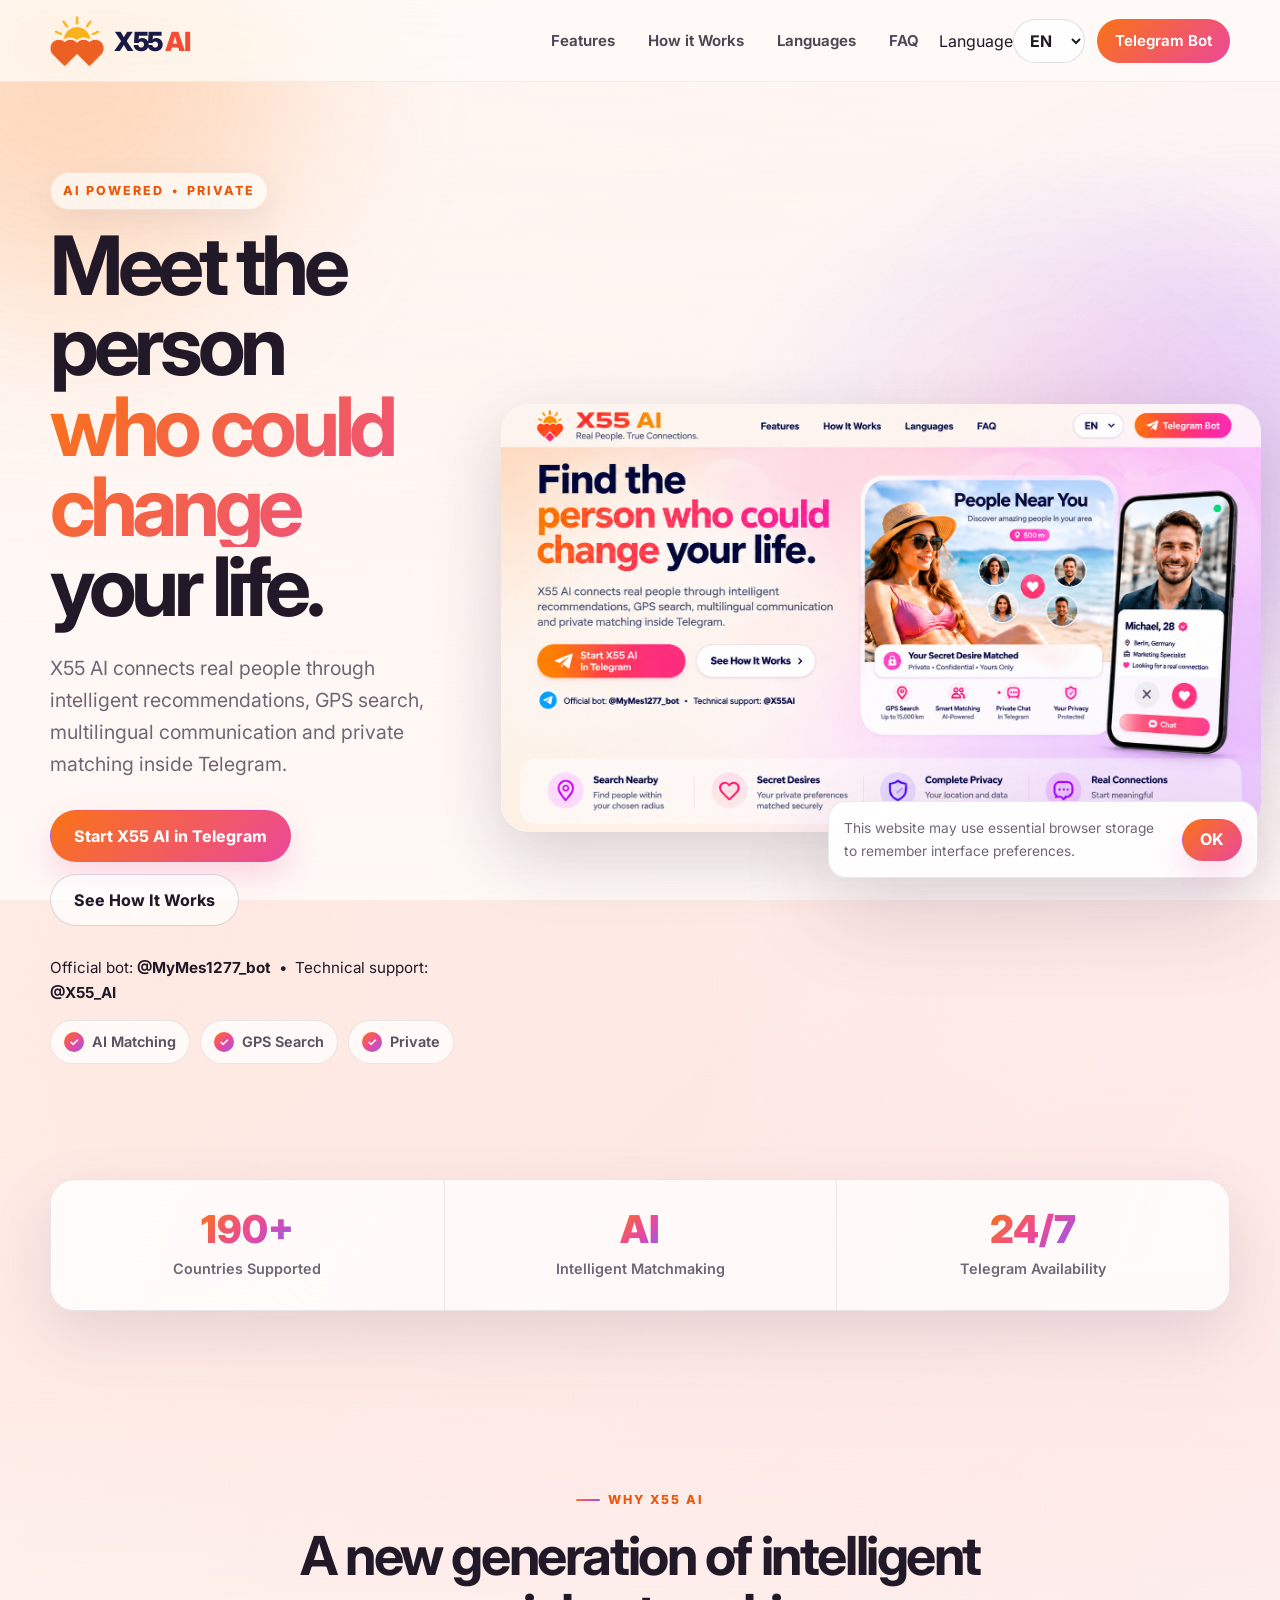
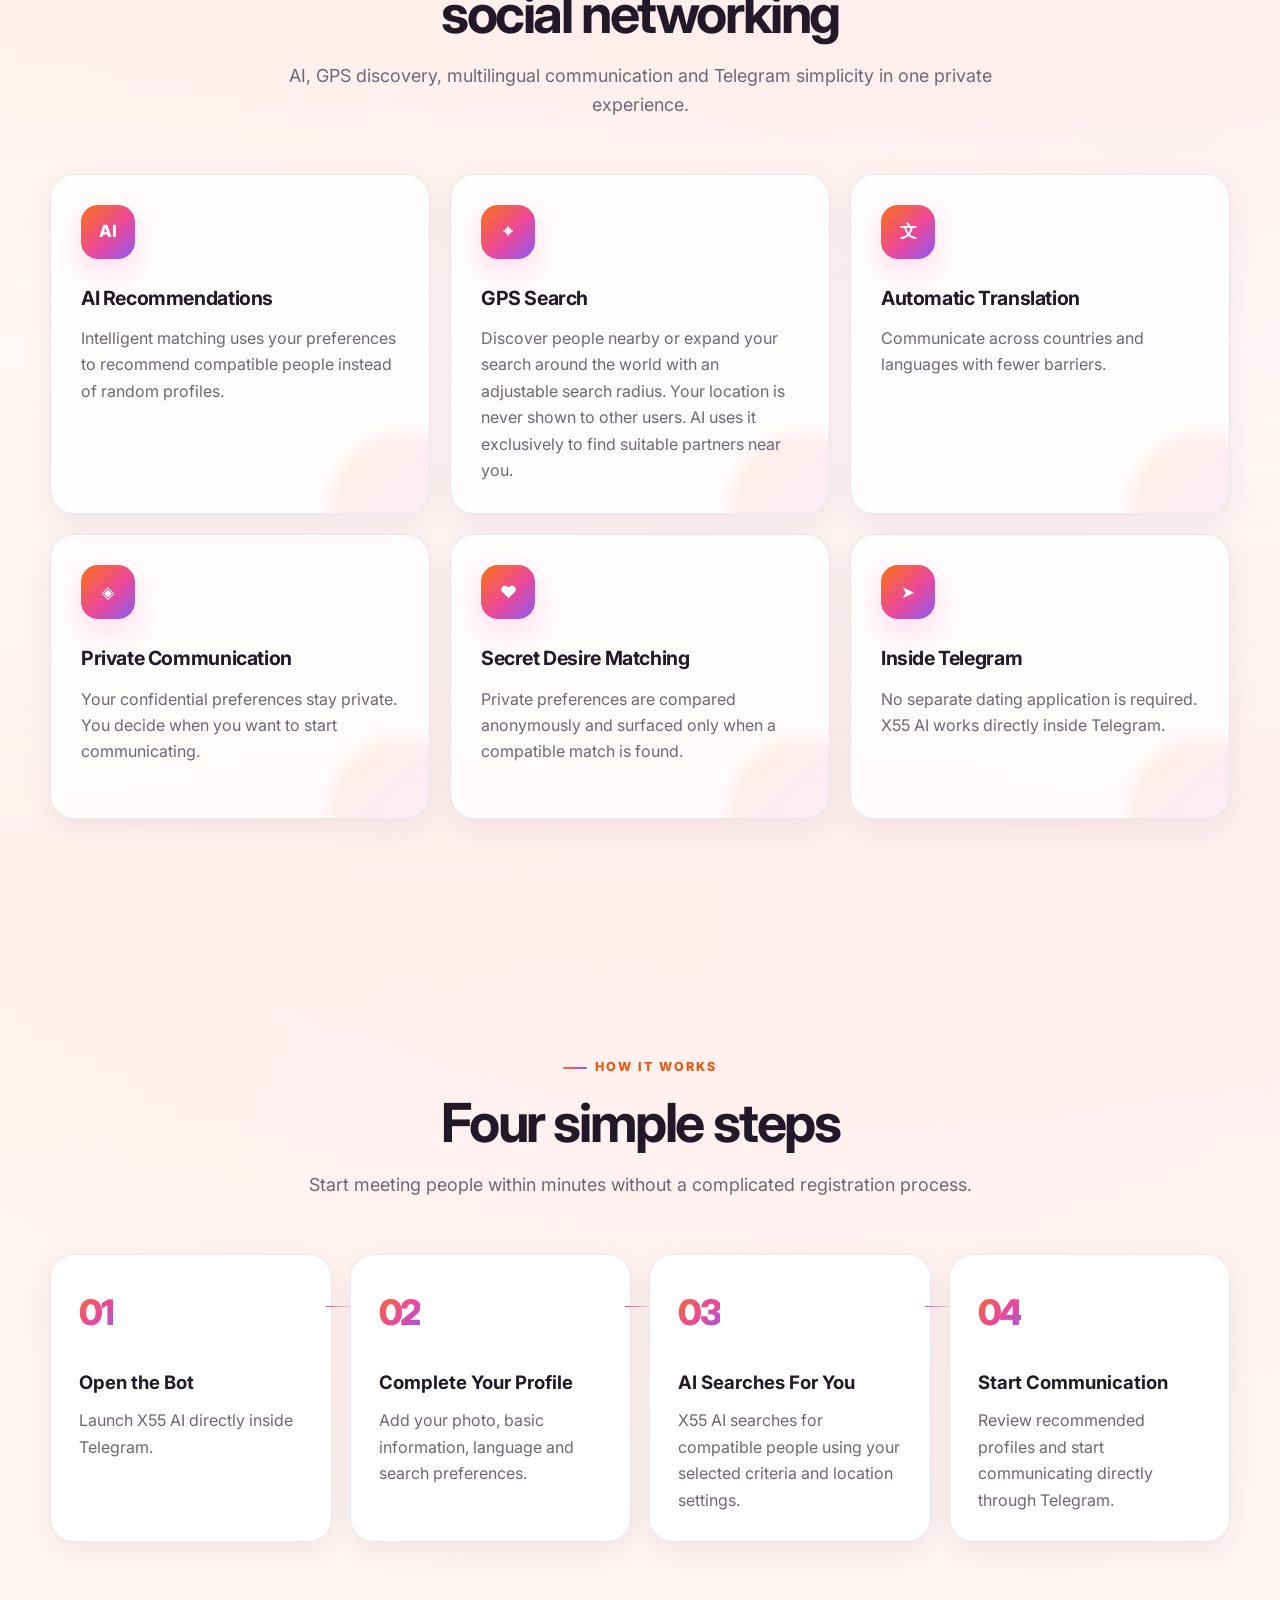
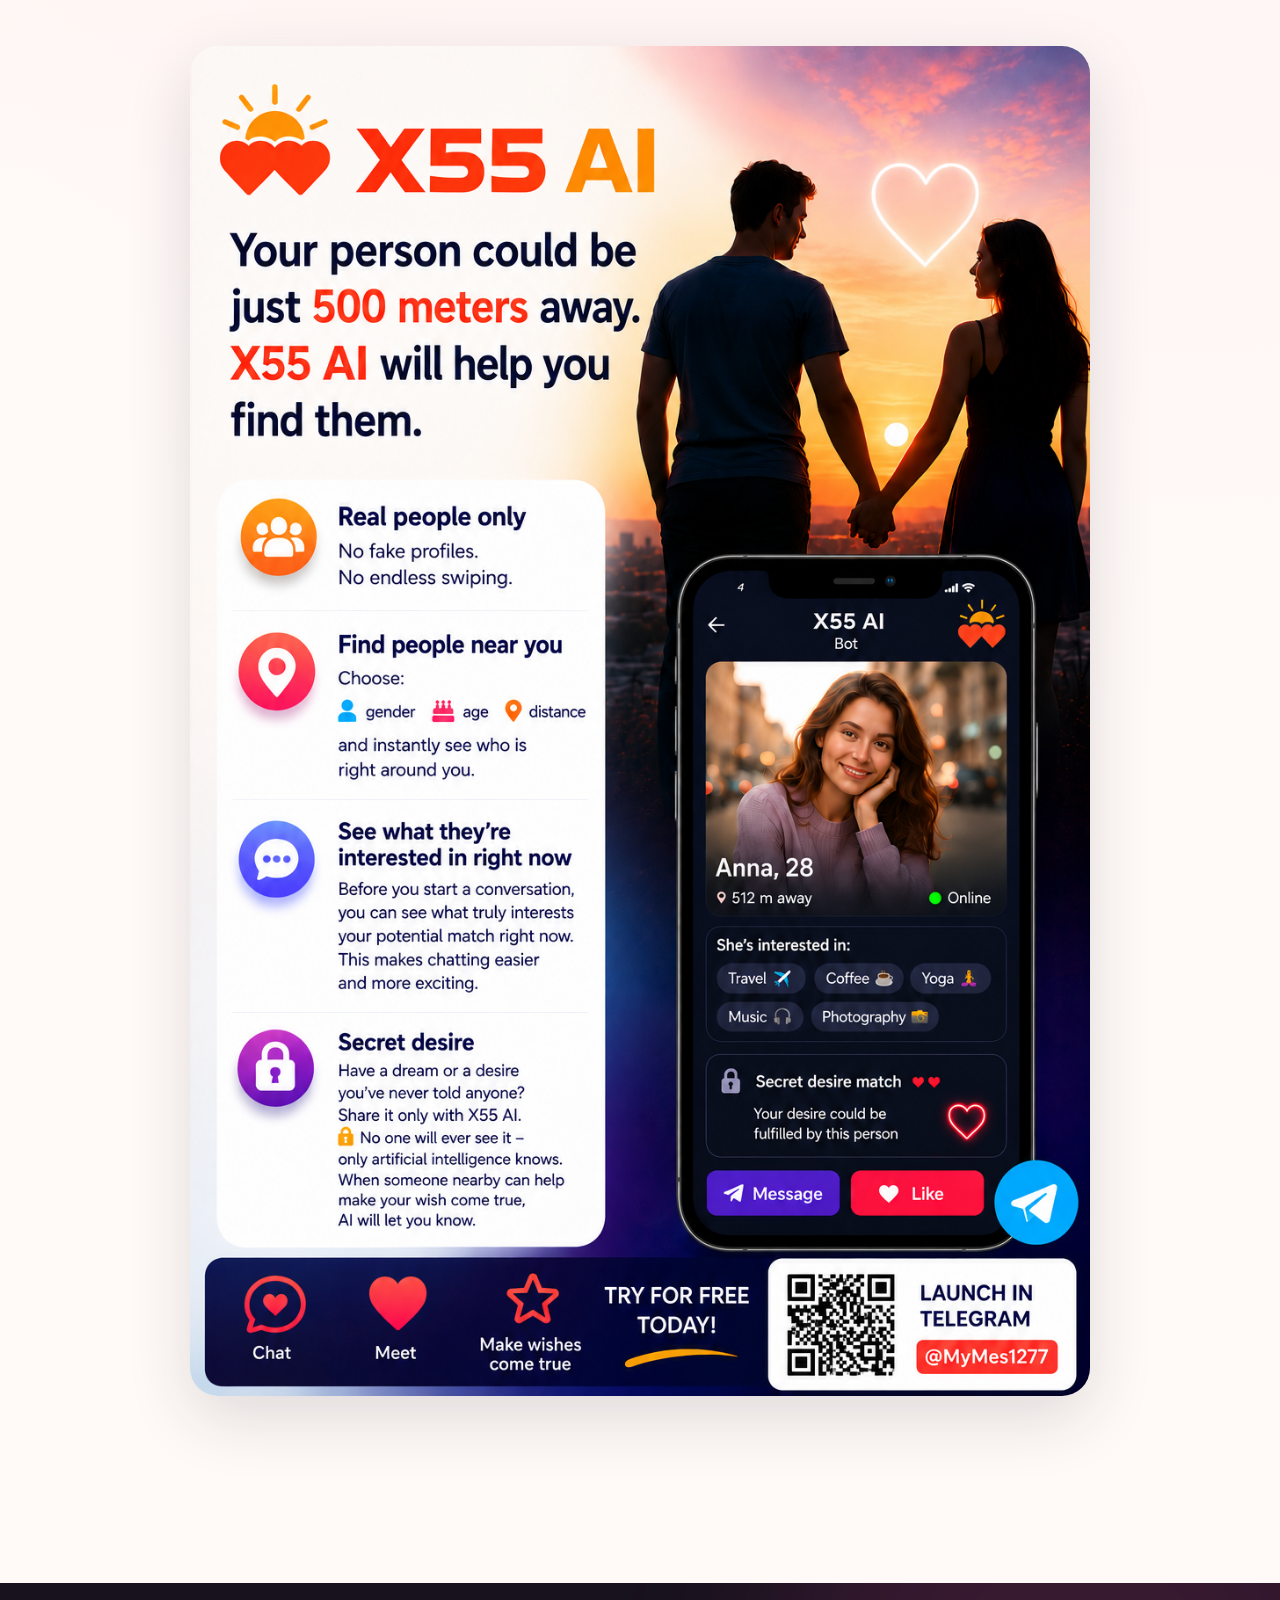
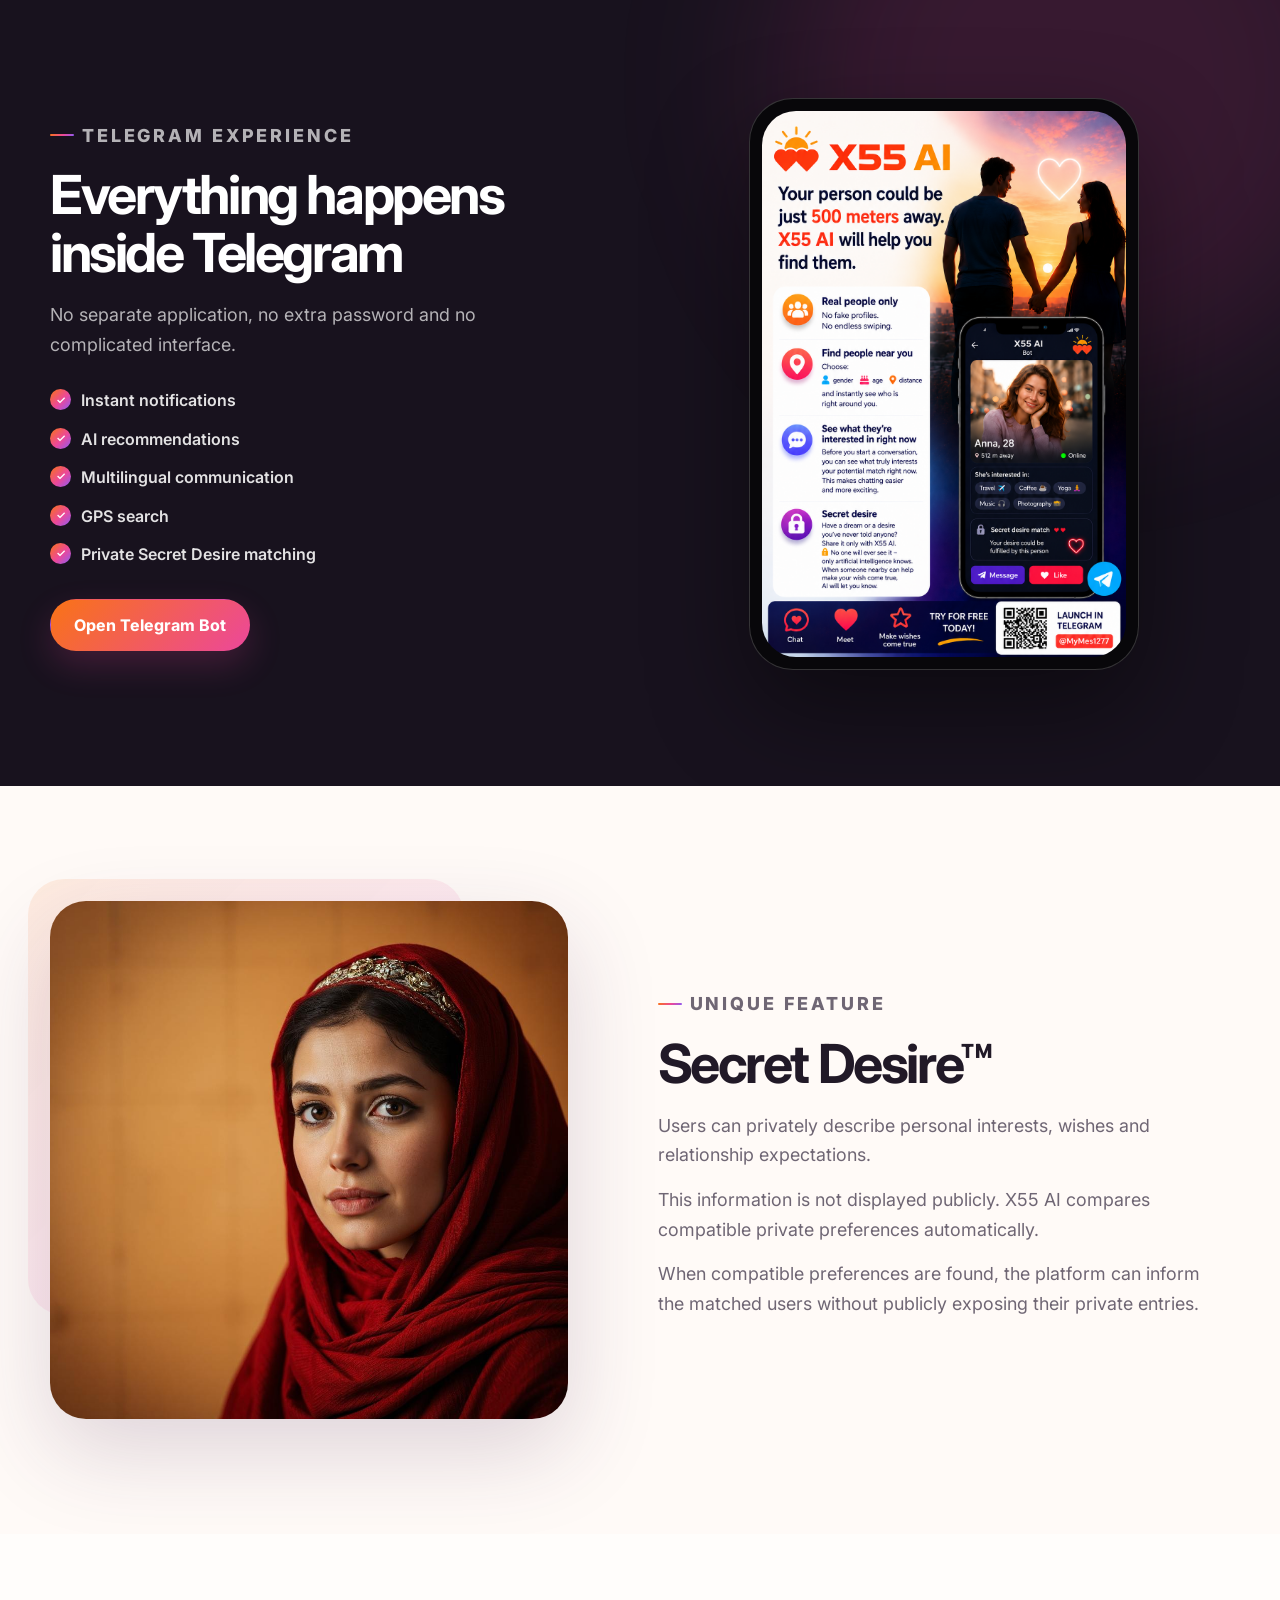
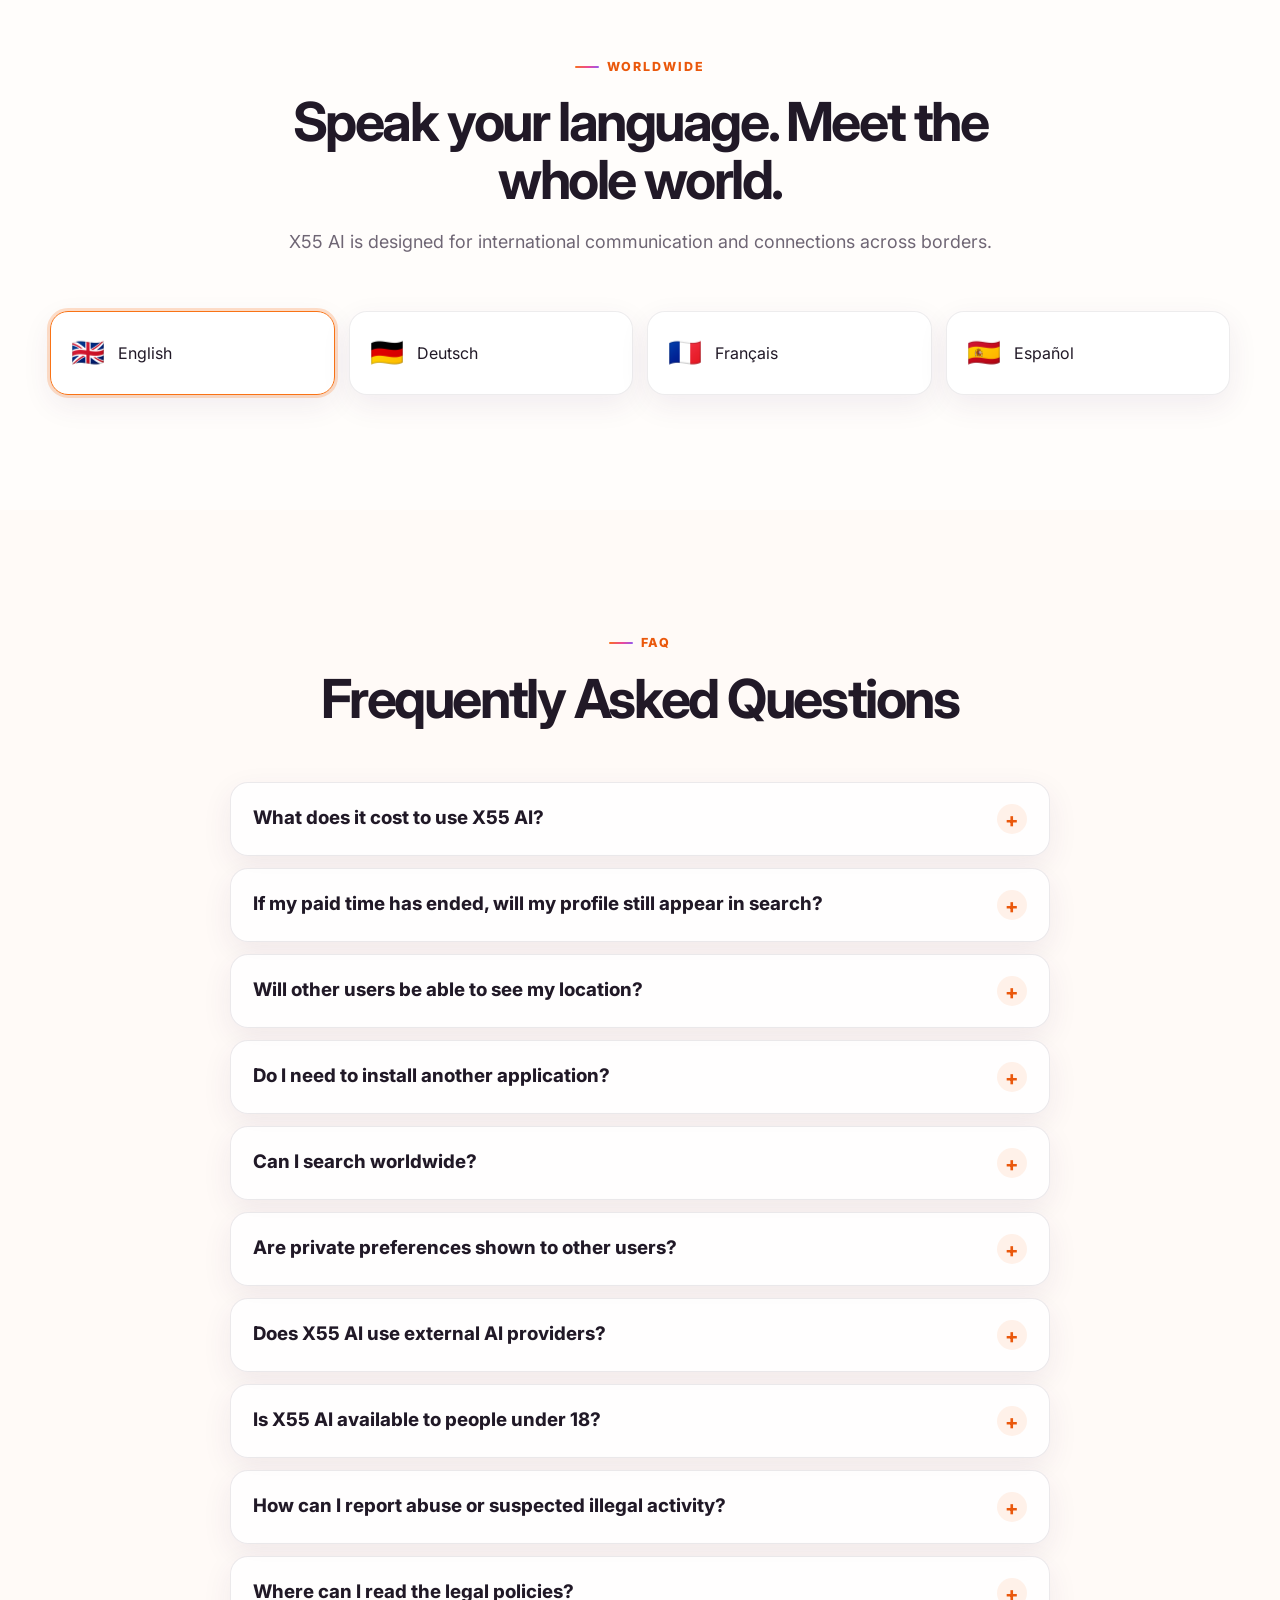
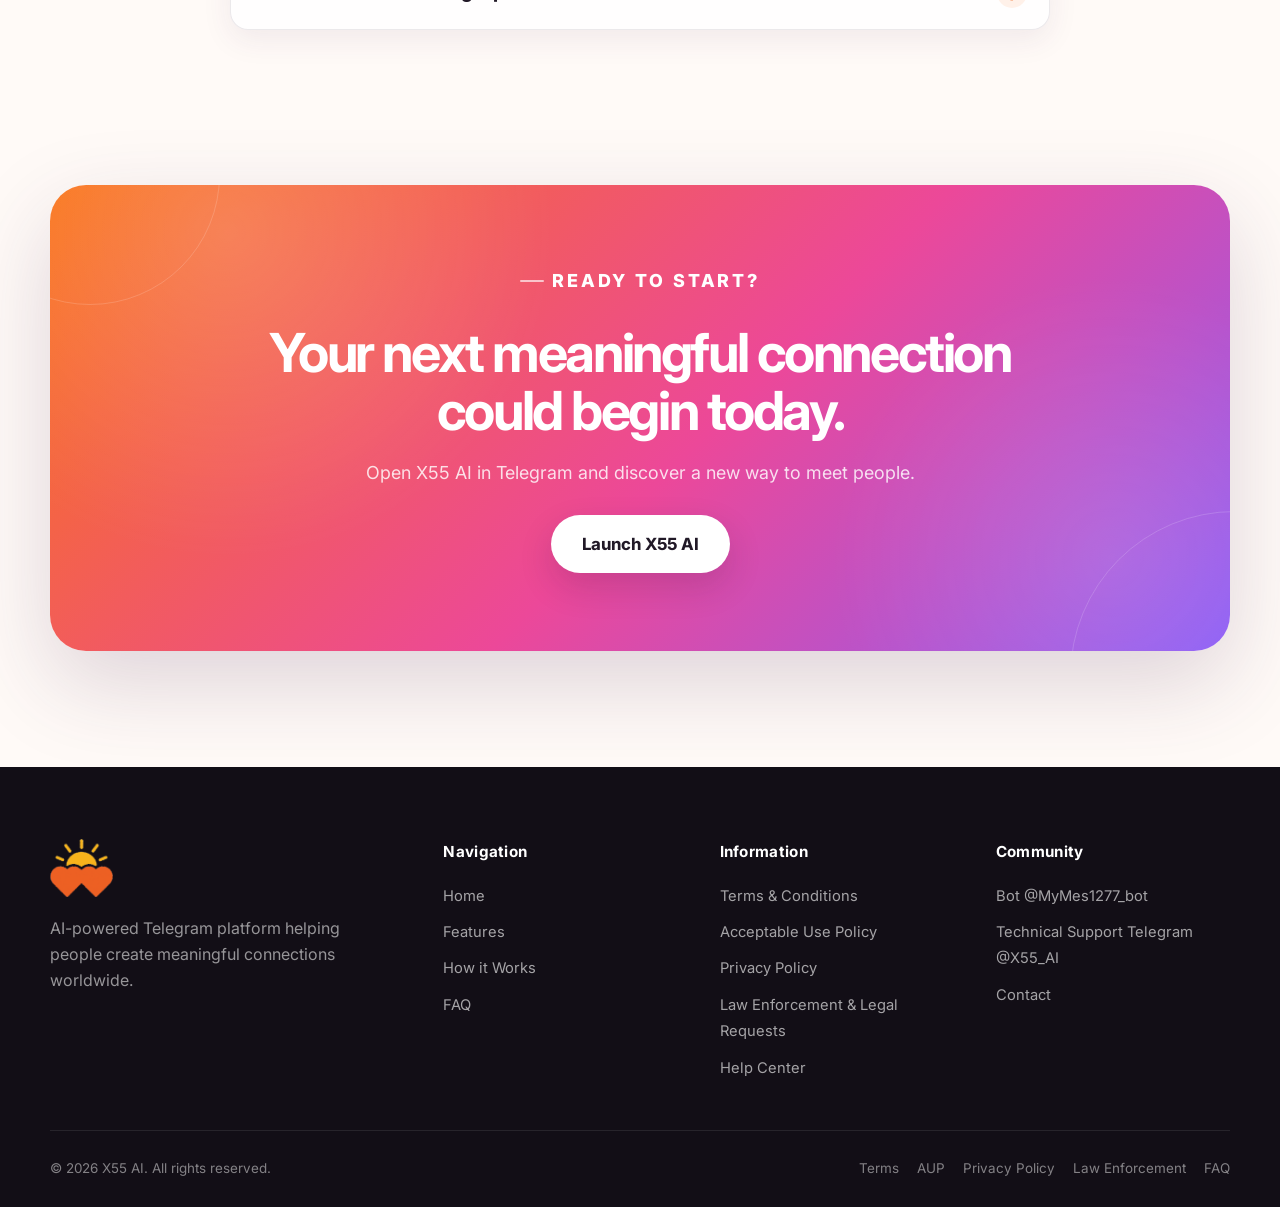
<file: index.html>
<!doctype html>
<html lang="en">
<head>
  <meta charset="utf-8">
  <meta name="viewport" content="width=device-width, initial-scale=1">
  <meta name="color-scheme" content="light">
  <meta name="theme-color" content="#f97316">

  <title>X55 AI | AI-Powered Telegram Dating</title>
  <meta name="description" content="X55 AI is an AI-powered Telegram platform for meaningful connections, GPS discovery, multilingual communication and private matching.">
  <meta name="robots" content="index,follow,max-image-preview:large">
  <meta name="author" content="X55 AI">

  <link rel="icon" href="favicon.ico" sizes="any">
  <link rel="preconnect" href="https://fonts.googleapis.com">
  <link rel="preconnect" href="https://fonts.gstatic.com" crossorigin>
  <link href="https://fonts.googleapis.com/css2?family=Inter:wght@400;500;600;700;800&display=swap" rel="stylesheet">

  <meta property="og:type" content="website">
  <meta property="og:site_name" content="X55 AI">
  <meta property="og:title" content="X55 AI | Meet Real People with AI">
  <meta property="og:description" content="AI-powered matching, GPS discovery and multilingual communication directly inside Telegram.">
  <meta property="og:image" content="assets/hero/og-image.jpg">
  <meta property="og:image:alt" content="X55 AI">
  <meta name="twitter:card" content="summary_large_image">
  <meta name="twitter:title" content="X55 AI">
  <meta name="twitter:description" content="AI-powered Telegram platform for meaningful connections.">
  <meta name="twitter:image" content="assets/hero/og-image.jpg">

  <link rel="stylesheet" href="css/style.css">
  <link rel="stylesheet" href="css/animations.css">
  <link rel="stylesheet" href="css/responsive.css">
</head>

<body>
  <a class="skip-link" href="#main-content">Skip to content</a>

  <div class="background-gradient" aria-hidden="true"></div>
  <div class="background-glow glow-one" aria-hidden="true"></div>
  <div class="background-glow glow-two" aria-hidden="true"></div>

  <header id="header" class="site-header">
    <div class="container">
      <nav class="navbar" aria-label="Main navigation">
        <a class="logo" href="#hero" aria-label="X55 AI home">
          <img src="assets/logo/logo.png" alt="X55 AI" width="54" height="50">
          <span class="logo-wordmark">X55 <span>AI</span></span>
        </a>

        <ul class="desktop-menu">
          <li><a href="#features">Features</a></li>
          <li><a href="#how">How it Works</a></li>
          <li><a href="#languages">Languages</a></li>
          <li><a href="#faq">FAQ</a></li>
          <li class="language-switcher-item">
            <label class="sr-only" for="languageSelect">Language</label>
            <select id="languageSelect" class="language-select" aria-label="Select language">
              <option value="en">EN</option>
              <option value="de">DE</option>
              <option value="fr">FR</option>
              <option value="es">ES</option>
            </select>
          </li>
          <li>
            <a class="telegram-link" href="https://t.me/MyMes1277_bot" target="_blank" rel="noopener noreferrer" aria-label="Open @MyMes1277_bot in Telegram">
              Telegram Bot
            </a>
          </li>
        </ul>

        <button class="mobile-button" id="mobileButton" type="button"
                aria-label="Open navigation" aria-controls="mobileMenu" aria-expanded="false">
          <span aria-hidden="true"></span>
          <span aria-hidden="true"></span>
          <span aria-hidden="true"></span>
        </button>
      </nav>
    </div>

    <nav class="mobile-menu" id="mobileMenu" aria-label="Mobile navigation" hidden>
      <ul>
        <li><a href="#hero">Home</a></li>
        <li><a href="#features">Features</a></li>
        <li><a href="#how">How it Works</a></li>
        <li><a href="#languages">Languages</a></li>
        <li><a href="#faq">FAQ</a></li>
        <li class="mobile-language-row">
          <label for="mobileLanguageSelect">Language</label>
          <select id="mobileLanguageSelect" class="language-select" aria-label="Select language">
            <option value="en">English</option><option value="de">Deutsch</option>
            <option value="fr">Français</option><option value="es">Español</option>
          </select>
        </li>
        <li><a class="mobile-telegram" href="https://t.me/MyMes1277_bot" target="_blank" rel="noopener noreferrer">Start @MyMes1277_bot</a></li>
        <li><a href="https://t.me/X55AI" target="_blank" rel="noopener noreferrer">Technical Support @X55_AI</a></li>
      </ul>
    </nav>
  </header>

  <main id="main-content">
    <section id="hero" class="hero" aria-labelledby="hero-title">
      <div class="container hero-grid">
        <div class="hero-content">
          <p class="hero-label">AI POWERED <span aria-hidden="true">•</span> PRIVATE</p>
          <h1 id="hero-title">
            Meet the person
            <span>who could change</span>
            your life.
          </h1>
          <p class="hero-description">
            X55 AI connects real people through intelligent recommendations,
            GPS search, multilingual communication and private matching inside Telegram.
          </p>

          <div class="hero-buttons">
            <a class="btn btn-primary" href="https://t.me/MyMes1277_bot" target="_blank" rel="noopener noreferrer" aria-label="Open X55 AI bot @MyMes1277_bot in Telegram">Start X55 AI in Telegram</a>
            <a class="btn btn-secondary" href="#how">See How It Works</a>
          </div>
          <p class="telegram-identity">Official bot: <strong>@MyMes1277_bot</strong> &nbsp;•&nbsp; Technical support: <a href="https://t.me/X55AI" target="_blank" rel="noopener noreferrer"><strong>@X55_AI</strong></a></p>

          <ul class="hero-badges" aria-label="Key benefits">
            <li class="badge"><span class="badge-check" aria-hidden="true">✓</span> AI Matching</li>
            <li class="badge"><span class="badge-check" aria-hidden="true">✓</span> GPS Search</li>
            <li class="badge"><span class="badge-check" aria-hidden="true">✓</span> Private</li>
          </ul>
        </div>

        <div class="hero-visual hero-visual-single" aria-label="X55 AI preview">
          <figure class="hero-new-phone">
            <img src="assets/feature/how-it-works-en.png" alt="X55 AI overview: nearby search, private matching and Telegram experience" fetchpriority="high">
          </figure>
        </div>
      </div>
    </section>

    <section id="statistics" class="statistics" aria-label="X55 AI highlights">
      <div class="container">
        <div class="statistics-grid">
          <article class="statistics-card"><strong>190+</strong><span>Countries Supported</span></article>
          <article class="statistics-card"><strong>AI</strong><span>Intelligent Matchmaking</span></article>
          <article class="statistics-card"><strong>24/7</strong><span>Telegram Availability</span></article>
        </div>
      </div>
    </section>

    <section id="features" class="features" aria-labelledby="features-title">
      <div class="container">
        <header class="section-title">
          <p class="section-kicker">WHY X55 AI</p>
          <h2 id="features-title">A new generation of intelligent social networking</h2>
          <p>AI, GPS discovery, multilingual communication and Telegram simplicity in one private experience.</p>
        </header>

        <div class="features-grid">
          <article class="feature-card">
            <div class="feature-icon" aria-hidden="true">AI</div>
            <h3>AI Recommendations</h3>
            <p>Intelligent matching uses your preferences to recommend compatible people instead of random profiles.</p>
          </article>
          <article class="feature-card">
            <div class="feature-icon" aria-hidden="true">⌖</div>
            <h3>GPS Search</h3>
            <p>Discover people nearby or expand your search around the world with an adjustable search radius. Your location is never shown to other users. AI uses it exclusively to find suitable partners near you.</p>
          </article>
          <article class="feature-card">
            <div class="feature-icon" aria-hidden="true">文</div>
            <h3>Automatic Translation</h3>
            <p>Communicate across countries and languages with fewer barriers.</p>
          </article>
          <article class="feature-card">
            <div class="feature-icon" aria-hidden="true">◈</div>
            <h3>Private Communication</h3>
            <p>Your confidential preferences stay private. You decide when you want to start communicating.</p>
          </article>
          <article class="feature-card">
            <div class="feature-icon" aria-hidden="true">♥</div>
            <h3>Secret Desire Matching</h3>
            <p>Private preferences are compared anonymously and surfaced only when a compatible match is found.</p>
          </article>
          <article class="feature-card">
            <div class="feature-icon" aria-hidden="true">➤</div>
            <h3>Inside Telegram</h3>
            <p>No separate dating application is required. X55 AI works directly inside Telegram.</p>
          </article>
        </div>
      </div>
    </section>

    <section id="how" class="how-it-works" aria-labelledby="how-title">
      <div class="container">
        <header class="section-title">
          <p class="section-kicker">HOW IT WORKS</p>
          <h2 id="how-title">Four simple steps</h2>
          <p>Start meeting people within minutes without a complicated registration process.</p>
        </header>

        <ol class="steps-grid">
          <li class="step-card"><span class="step-number">01</span><h3>Open the Bot</h3><p>Launch X55 AI directly inside Telegram.</p></li>
          <li class="step-card"><span class="step-number">02</span><h3>Complete Your Profile</h3><p>Add your photo, basic information, language and search preferences.</p></li>
          <li class="step-card"><span class="step-number">03</span><h3>AI Searches For You</h3><p>X55 AI searches for compatible people using your selected criteria and location settings.</p></li>
          <li class="step-card"><span class="step-number">04</span><h3>Start Communication</h3><p>Review recommended profiles and start communicating directly through Telegram.</p></li>
        </ol>

        <div class="feature-explainer" aria-label="X55 AI visual overview">
          <div class="feature-explainer-image">
            <img src="assets/flyers/flyer-en.png" alt="X55 AI promotional overview: nearby people, private matching and Telegram" loading="lazy">
          </div>
        </div>
      </div>
    </section>

    <section id="phone-preview" class="phone-preview" aria-labelledby="telegram-title">
      <div class="container phone-preview-grid">
        <div class="preview-left">
          <p class="section-kicker">TELEGRAM EXPERIENCE</p>
          <h2 id="telegram-title">Everything happens inside Telegram</h2>
          <p>No separate application, no extra password and no complicated interface.</p>
          <ul class="preview-list">
            <li>Instant notifications</li>
            <li>AI recommendations</li>
            <li>Multilingual communication</li>
            <li>GPS search</li>
            <li>Private Secret Desire matching</li>
          </ul>
          <a class="btn btn-primary" href="https://t.me/MyMes1277_bot" target="_blank" rel="noopener noreferrer">Open Telegram Bot</a>
        </div>
        <figure class="preview-right">
          <div class="phone-large floating">
            <img src="assets/screenshots/chat-preview.png" alt="X55 AI interface inside Telegram" width="520" height="960" loading="lazy">
          </div>
        </figure>
      </div>
    </section>

    <section id="secret-desire" class="secret-desire" aria-labelledby="secret-title">
      <div class="container secret-grid">
        <figure class="secret-image">
          <img src="assets/hero/secret-desire.jpg" alt="Private matching concept" width="720" height="720" loading="lazy">
        </figure>
        <div class="secret-content">
          <p class="section-kicker">UNIQUE FEATURE</p>
          <h2 id="secret-title">Secret Desire™</h2>
          <p>Users can privately describe personal interests, wishes and relationship expectations.</p>
          <p>This information is not displayed publicly. X55 AI compares compatible private preferences automatically.</p>
          <p>When compatible preferences are found, the platform can inform the matched users without publicly exposing their private entries.</p>
        </div>
      </div>
    </section>

    <section id="languages" class="languages" aria-labelledby="languages-title">
      <div class="container">
        <header class="section-title">
          <p class="section-kicker">WORLDWIDE</p>
          <h2 id="languages-title">Speak your language. Meet the whole world.</h2>
          <p>X55 AI is designed for international communication and connections across borders.</p>
        </header>

        <div class="languages-grid" aria-label="Supported interface examples">
          <button class="language-card" type="button" data-language="en" aria-label="Switch language to English"><span aria-hidden="true">🇬🇧</span><span>English</span></button>
          <button class="language-card" type="button" data-language="de" aria-label="Switch language to Deutsch"><span aria-hidden="true">🇩🇪</span><span>Deutsch</span></button>
          <button class="language-card" type="button" data-language="fr" aria-label="Switch language to Français"><span aria-hidden="true">🇫🇷</span><span>Français</span></button>
          <button class="language-card" type="button" data-language="es" aria-label="Switch language to Español"><span aria-hidden="true">🇪🇸</span><span>Español</span></button>
        </div>
      </div>
    </section>

    <section id="faq" class="faq" aria-labelledby="faq-title">
      <div class="container">
        <header class="section-title">
          <p class="section-kicker">FAQ</p>
          <h2 id="faq-title">Frequently Asked Questions</h2>
        </header>

        <div class="faq-container">
          <article class="faq-item">
            <h3><button class="faq-question" type="button" aria-expanded="false">What does it cost to use X55 AI?</button></h3>
            <div class="faq-answer"><p>Currently, X55 AI costs 1.5 USD for 10 hours of use. You can pause the bot whenever you do not plan to use it; while paused, the usage timer stops and your remaining paid time is preserved.</p></div>
          </article>
          <article class="faq-item">
            <h3><button class="faq-question" type="button" aria-expanded="false">If my paid time has ended, will my profile still appear in search?</button></h3>
            <div class="faq-answer"><p>No. Only active, paid profiles participate in search. If your profile is inactive, the system assumes that you are not currently planning to meet people. Once paid time is renewed, your profile becomes active and participates in search again.</p></div>
          </article>
          <article class="faq-item">
            <h3><button class="faq-question" type="button" aria-expanded="false">Will other users be able to see my location?</button></h3>
            <div class="faq-answer"><p>No. Your exact location is never shown to other users. X55 AI uses location data exclusively to find suitable people within the search radius you choose.</p></div>
          </article>
          <article class="faq-item">
            <h3><button class="faq-question" type="button" aria-expanded="false">Do I need to install another application?</button></h3>
            <div class="faq-answer"><p>No. The service works directly inside Telegram.</p></div>
          </article>
          <article class="faq-item">
            <h3><button class="faq-question" type="button" aria-expanded="false">Can I search worldwide?</button></h3>
            <div class="faq-answer"><p>You can configure your search area and discover people beyond your immediate location.</p></div>
          </article>
          <article class="faq-item">
            <h3><button class="faq-question" type="button" aria-expanded="false">Are private preferences shown to other users?</button></h3>
            <div class="faq-answer"><p>Secret Desire entries are intended to remain private and are used for compatible matching rather than public profile display.</p></div>
          </article>
          <article class="faq-item">
            <h3><button class="faq-question" type="button" aria-expanded="false">Does X55 AI use external AI providers?</button></h3>
            <div class="faq-answer"><p>Yes. The current bot implementation uses DeepSeek for AI-assisted processing. Depending on the feature, user messages and private matching information may be processed by the external AI provider. See the <a href="privacy.html">Privacy Policy</a>.</p></div>
          </article>
          <article class="faq-item">
            <h3><button class="faq-question" type="button" aria-expanded="false">Is X55 AI available to people under 18?</button></h3>
            <div class="faq-answer"><p>No. X55 AI is an adults-only service. Persons under 18 may not use the service.</p></div>
          </article>
          <article class="faq-item">
            <h3><button class="faq-question" type="button" aria-expanded="false">How can I report abuse or suspected illegal activity?</button></h3>
            <div class="faq-answer"><p>Contact <a href="Telegram @x55_ai">Telegram @x55_ai</a> or <a href="https://t.me/X55AI" target="_blank" rel="noopener noreferrer">@X55_AI</a>. For details, see the <a href="acceptable-use.html">Acceptable Use Policy</a>. For immediate danger, contact the appropriate emergency or law-enforcement service directly.</p></div>
          </article>
          <article class="faq-item">
            <h3><button class="faq-question" type="button" aria-expanded="false">Where can I read the legal policies?</button></h3>
            <div class="faq-answer"><p>See the <a href="agreement.html">Terms &amp; Conditions</a>, <a href="acceptable-use.html">Acceptable Use Policy</a>, <a href="privacy.html">Privacy Policy</a> and <a href="law-enforcement.html">Law Enforcement &amp; Legal Requests Protocol</a>.</p></div>
          </article>
        </div>
      </div>
    </section>

    <section id="cta" class="cta" aria-labelledby="cta-title">
      <div class="container">
        <div class="cta-box">
          <p class="section-kicker">READY TO START?</p>
          <h2 id="cta-title">Your next meaningful connection could begin today.</h2>
          <p>Open X55 AI in Telegram and discover a new way to meet people.</p>
          <a class="btn btn-primary btn-large" href="https://t.me/MyMes1277_bot" target="_blank" rel="noopener noreferrer">Launch X55 AI</a>
        </div>
      </div>
    </section>
  </main>

  <footer id="footer" class="site-footer">
    <div class="container">
      <div class="footer-grid">
        <div class="footer-column footer-brand">
          <img class="footer-logo" src="assets/logo/logo-white.png" alt="X55 AI" width="220" height="72" loading="lazy">
          <p>AI-powered Telegram platform helping people create meaningful connections worldwide.</p>
        </div>

        <nav class="footer-column" aria-label="Footer navigation">
          <h2>Navigation</h2>
          <ul>
            <li><a href="#hero">Home</a></li>
            <li><a href="#features">Features</a></li>
            <li><a href="#how">How it Works</a></li>
            <li><a href="#faq">FAQ</a></li>
          </ul>
        </nav>

        <div class="footer-column">
          <h2>Information</h2>
          <ul>
            <li><a href="agreement.html">Terms &amp; Conditions</a></li>
            <li><a href="acceptable-use.html">Acceptable Use Policy</a></li>
            <li><a href="privacy.html">Privacy Policy</a></li>
            <li><a href="law-enforcement.html">Law Enforcement &amp; Legal Requests</a></li>
            <li><a href="faq.html">Help Center</a></li>
          </ul>
        </div>

        <div class="footer-column">
          <h2>Community</h2>
          <ul>
            <li><a href="https://t.me/MyMes1277_bot" target="_blank" rel="noopener noreferrer">Bot @MyMes1277_bot</a></li>
            <li><a href="https://t.me/X55_AI" target="_blank" rel="noopener noreferrer">Technical Support Telegram @X55_AI</a></li>
            <li><a href="mailto:Telegram @x55_ai">Contact</a></li>
          </ul>
        </div>
      </div>

      <div class="footer-bottom">
        <p>© 2026 X55 AI. All rights reserved.</p>
        <div class="footer-links">
          <a href="agreement.html">Terms</a>
          <a href="acceptable-use.html">AUP</a>
          <a href="privacy.html">Privacy Policy</a>
          <a href="law-enforcement.html">Law Enforcement</a>
          <a href="faq.html">FAQ</a>
        </div>
      </div>
    </div>
  </footer>

  <button id="scrollTop" class="scroll-top" type="button" aria-label="Back to top" hidden>↑</button>

  <div id="cookieNotice" class="cookie-notice" role="region" aria-label="Cookie notice" hidden>
    <div class="cookie-content">
      <p>This website may use essential browser storage to remember interface preferences.</p>
      <button id="acceptCookies" class="btn btn-primary" type="button">OK</button>
    </div>
  </div>

  <script type="application/ld+json">
  {
    "@context": "https://schema.org",
    "@type": "WebApplication",
    "name": "X55 AI",
    "url": "/",
    "applicationCategory": "SocialNetworkingApplication",
    "operatingSystem": "Telegram",
    "description": "AI-powered Telegram platform for meaningful connections, GPS discovery and multilingual communication.",
    "offers": {
      "@type": "Offer",
      "price": "0",
      "priceCurrency": "EUR",
      "description": "Free during beta testing"
    }
  }
  </script>

  <script src="js/main.js" defer></script>
</body>
</html>
</file>
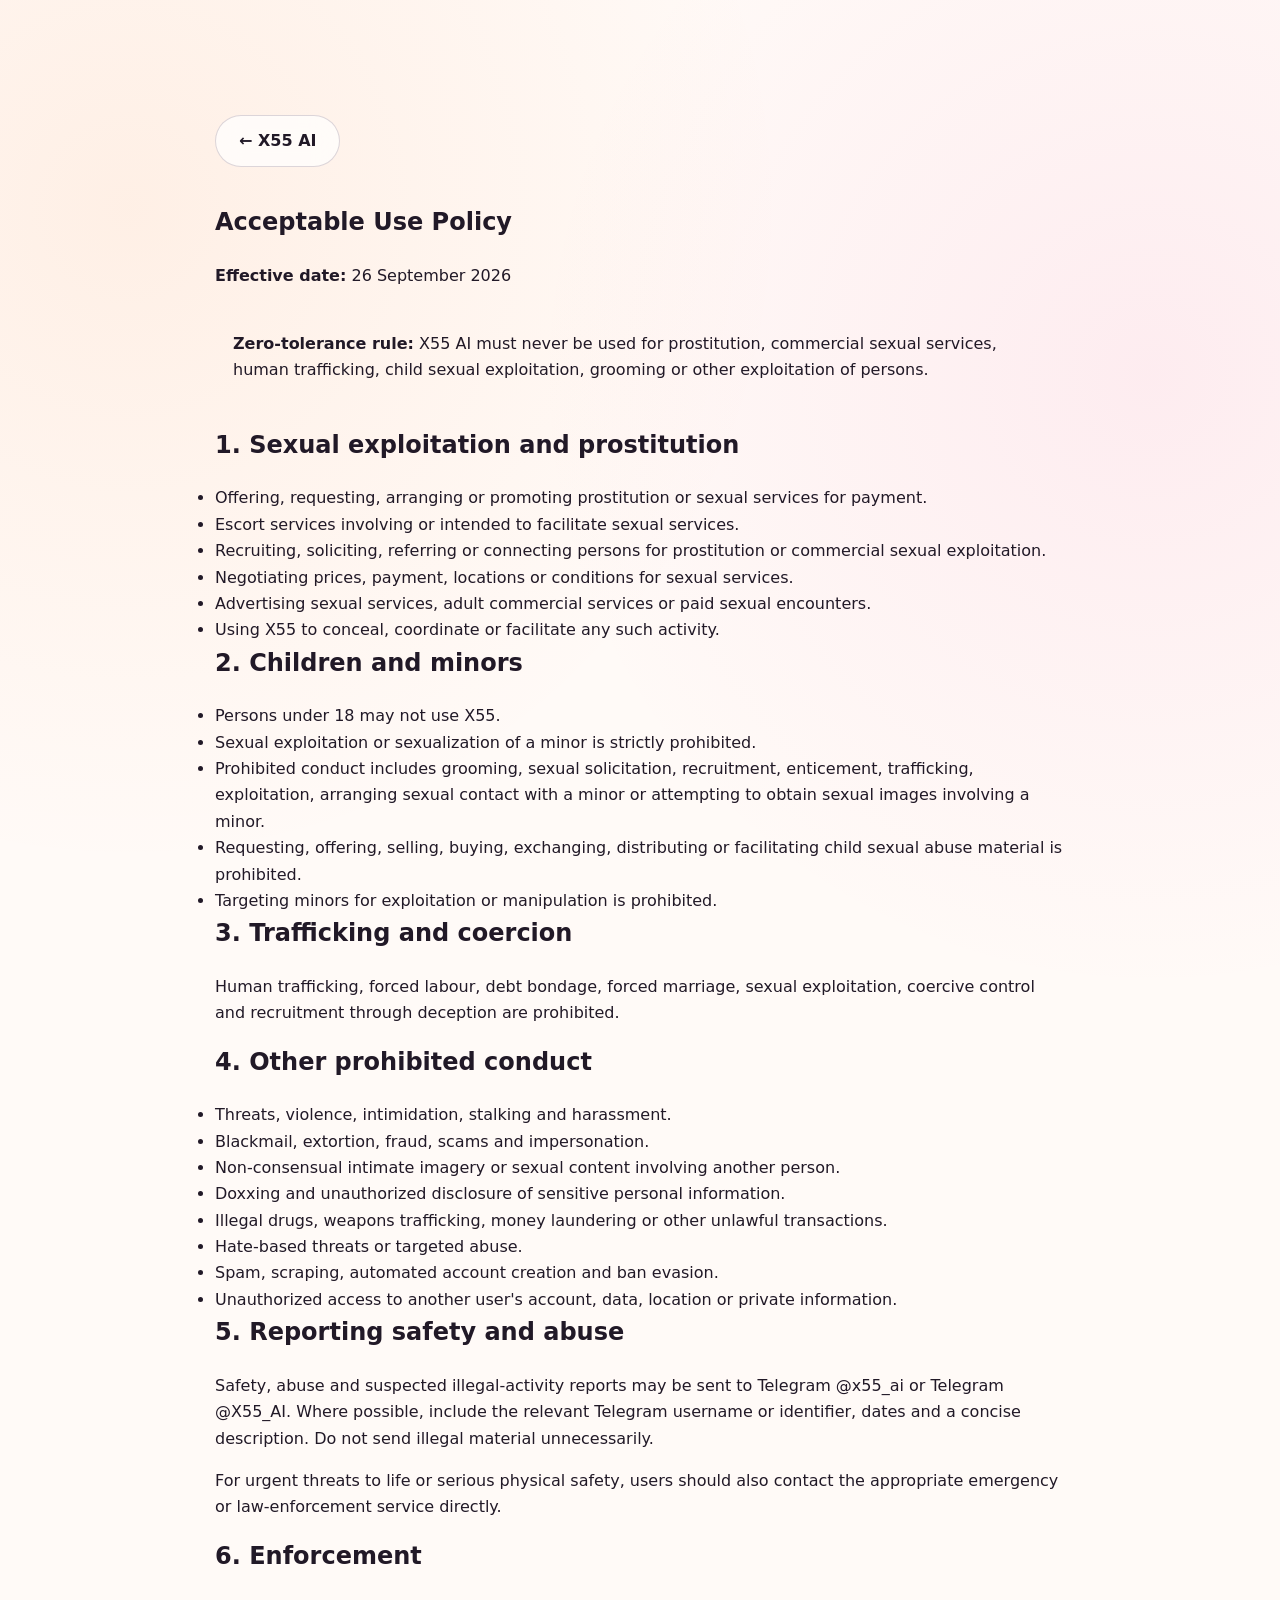
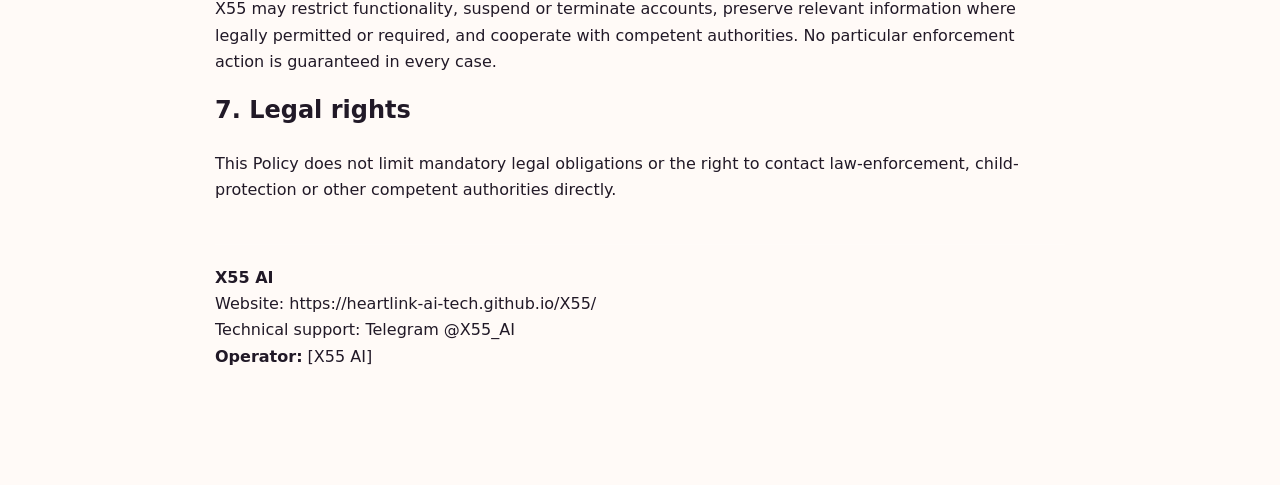
<file: acceptable-use.html>
<!doctype html>
<html lang="en">
<head>
<meta charset="utf-8">
<meta name="viewport" content="width=device-width,initial-scale=1">
<title>Acceptable Use Policy | X55 AI</title>
<link rel="stylesheet" href="css/style.css">
<link rel="stylesheet" href="css/responsive.css">
</head>
<body>
<main>
<section>
<div class="container" style="max-width:850px">
<a href="index.html" class="btn btn-secondary">← X55 AI</a>
<h1 style="margin-top:36px">Acceptable Use Policy</h1>
<p><strong>Effective date:</strong> 26 September 2026</p>

<div class="notice" style="padding:18px;border-radius:12px;margin:24px 0">
<strong>Zero-tolerance rule:</strong> X55 AI must never be used for prostitution, commercial sexual services, human trafficking, child sexual exploitation, grooming or other exploitation of persons.
</div>

<h2>1. Sexual exploitation and prostitution</h2>
<ul>
<li>Offering, requesting, arranging or promoting prostitution or sexual services for payment.</li>
<li>Escort services involving or intended to facilitate sexual services.</li>
<li>Recruiting, soliciting, referring or connecting persons for prostitution or commercial sexual exploitation.</li>
<li>Negotiating prices, payment, locations or conditions for sexual services.</li>
<li>Advertising sexual services, adult commercial services or paid sexual encounters.</li>
<li>Using X55 to conceal, coordinate or facilitate any such activity.</li>
</ul>

<h2>2. Children and minors</h2>
<ul>
<li>Persons under 18 may not use X55.</li>
<li>Sexual exploitation or sexualization of a minor is strictly prohibited.</li>
<li>Prohibited conduct includes grooming, sexual solicitation, recruitment, enticement, trafficking, exploitation, arranging sexual contact with a minor or attempting to obtain sexual images involving a minor.</li>
<li>Requesting, offering, selling, buying, exchanging, distributing or facilitating child sexual abuse material is prohibited.</li>
<li>Targeting minors for exploitation or manipulation is prohibited.</li>
</ul>

<h2>3. Trafficking and coercion</h2>
<p>Human trafficking, forced labour, debt bondage, forced marriage, sexual exploitation, coercive control and recruitment through deception are prohibited.</p>

<h2>4. Other prohibited conduct</h2>
<ul>
<li>Threats, violence, intimidation, stalking and harassment.</li>
<li>Blackmail, extortion, fraud, scams and impersonation.</li>
<li>Non-consensual intimate imagery or sexual content involving another person.</li>
<li>Doxxing and unauthorized disclosure of sensitive personal information.</li>
<li>Illegal drugs, weapons trafficking, money laundering or other unlawful transactions.</li>
<li>Hate-based threats or targeted abuse.</li>
<li>Spam, scraping, automated account creation and ban evasion.</li>
<li>Unauthorized access to another user's account, data, location or private information.</li>
</ul>

<h2>5. Reporting safety and abuse</h2>
<p>Safety, abuse and suspected illegal-activity reports may be sent to <a href=>Telegram @x55_ai</a> or <a href="https://t.me/X55_AI" target="_blank" rel="noopener noreferrer">Telegram @X55_AI</a>. Where possible, include the relevant Telegram username or identifier, dates and a concise description. Do not send illegal material unnecessarily.</p>
<p>For urgent threats to life or serious physical safety, users should also contact the appropriate emergency or law-enforcement service directly.</p>

<h2>6. Enforcement</h2>
<p>X55 may restrict functionality, suspend or terminate accounts, preserve relevant information where legally permitted or required, and cooperate with competent authorities. No particular enforcement action is guaranteed in every case.</p>

<h2>7. Legal rights</h2>
<p>This Policy does not limit mandatory legal obligations or the right to contact law-enforcement, child-protection or other competent authorities directly.</p>

<footer style="margin-top:40px;padding-top:20px;border-top:1px solid rgba(255,255,255,.15)">
<strong>X55 AI</strong><br>
Website: https://heartlink-ai-tech.github.io/X55/<br>
Technical support: Telegram @X55_AI<br>
<strong>Operator:</strong> [X55 AI] 
</footer>
</div>
</section>
</main>
</body>
</html>
</file>
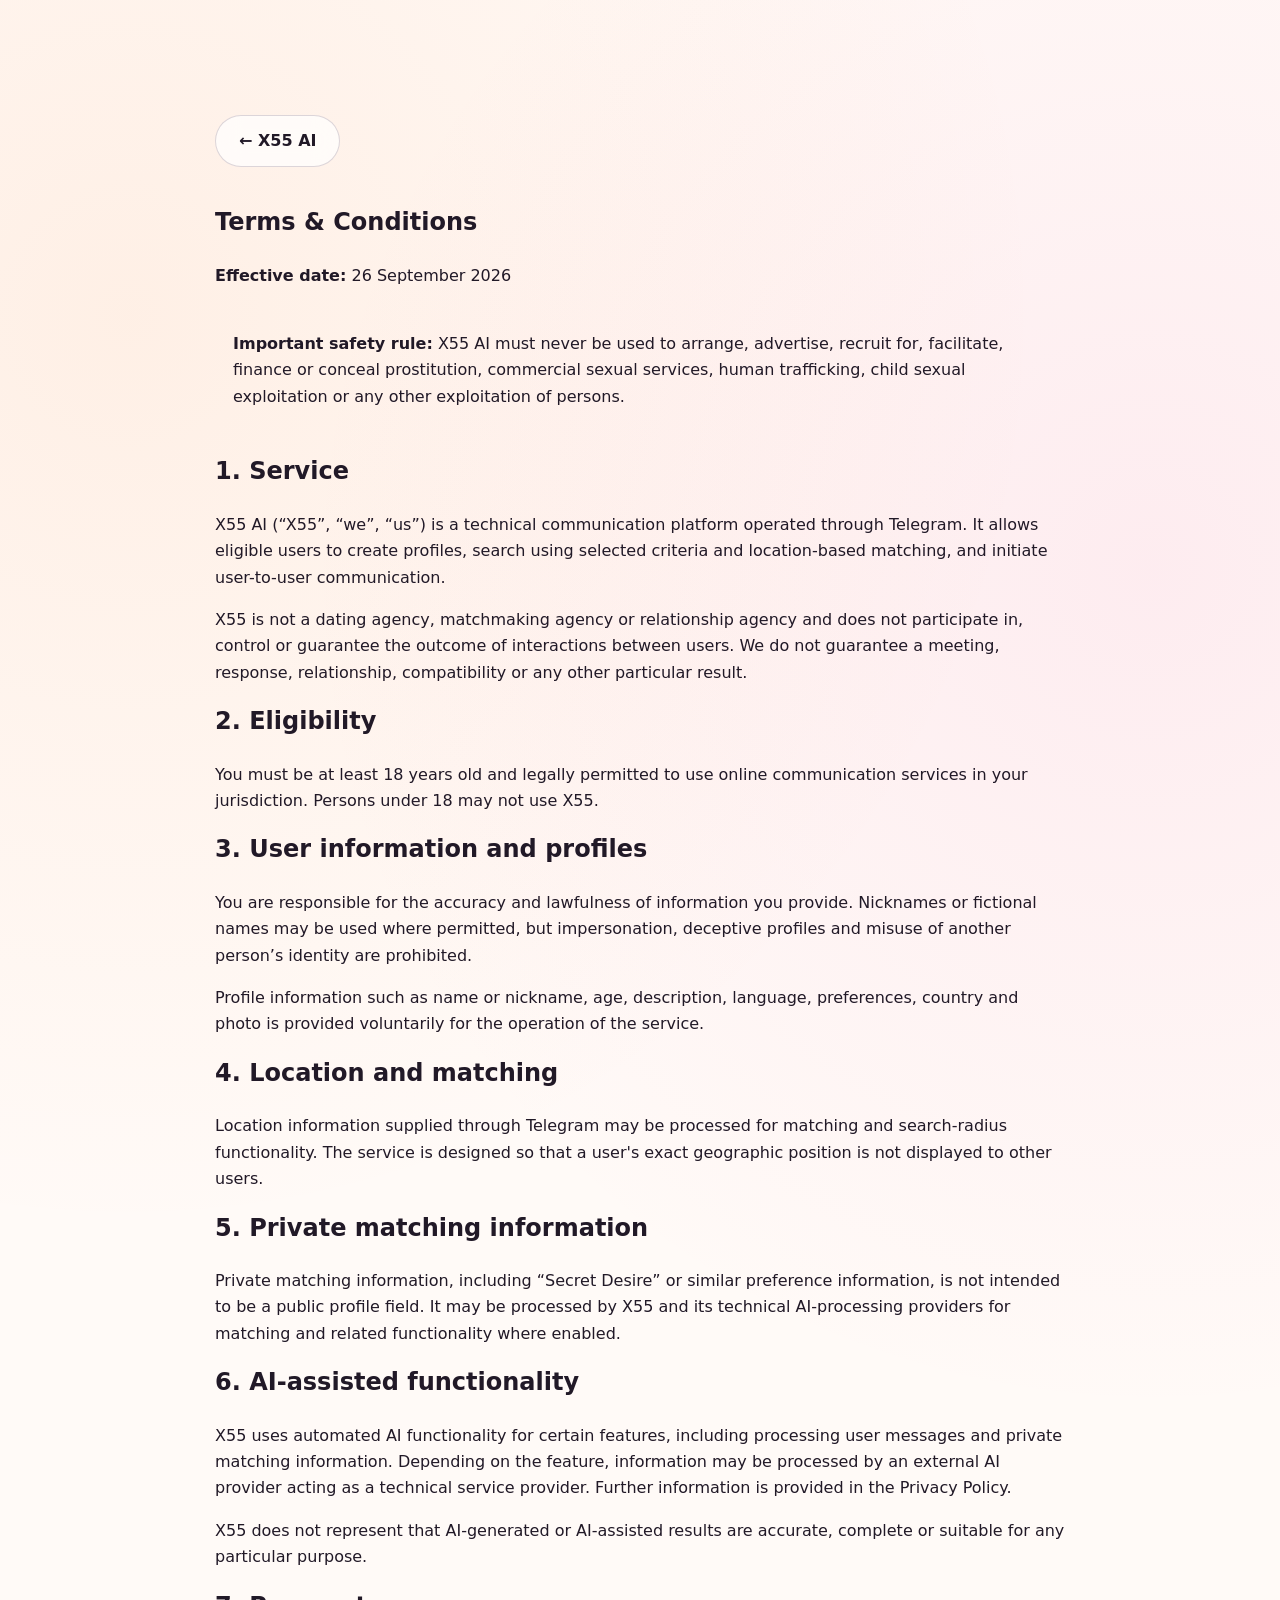
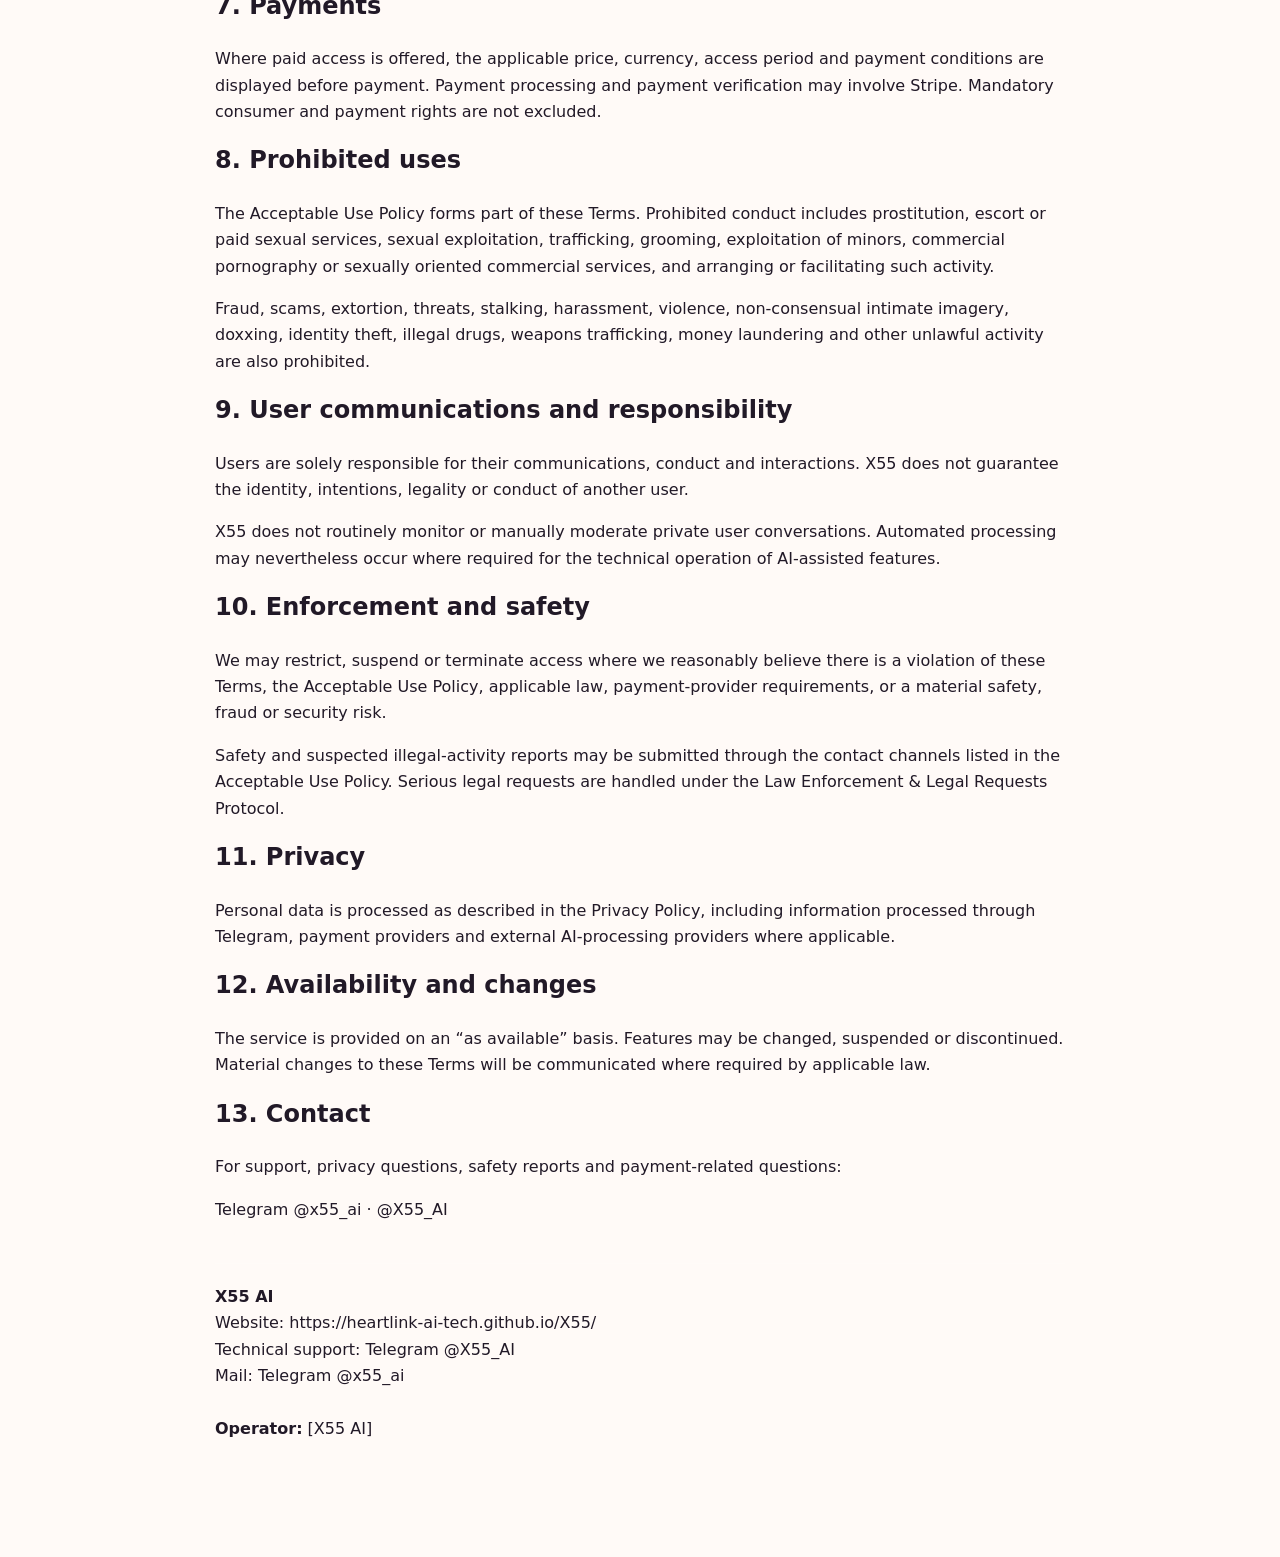
<file: agreement.html>
<!doctype html>
<html lang="en">
<head>
<meta charset="utf-8">
<meta name="viewport" content="width=device-width,initial-scale=1">
<title>Terms &amp; Conditions | X55 AI</title>
<link rel="stylesheet" href="css/style.css">
<link rel="stylesheet" href="css/responsive.css">
</head>
<body>
<main>
<section>
<div class="container" style="max-width:850px">
<a href="index.html" class="btn btn-secondary">← X55 AI</a>
<h1 style="margin-top:36px">Terms &amp; Conditions</h1>
<p><strong>Effective date:</strong> 26 September 2026</p>

<div class="notice" style="padding:18px;border-radius:12px;margin:24px 0">
<strong>Important safety rule:</strong> X55 AI must never be used to arrange, advertise, recruit for, facilitate, finance or conceal prostitution, commercial sexual services, human trafficking, child sexual exploitation or any other exploitation of persons.
</div>

<h2>1. Service</h2>
<p>X55 AI (“X55”, “we”, “us”) is a technical communication platform operated through Telegram. It allows eligible users to create profiles, search using selected criteria and location-based matching, and initiate user-to-user communication.</p>
<p>X55 is not a dating agency, matchmaking agency or relationship agency and does not participate in, control or guarantee the outcome of interactions between users. We do not guarantee a meeting, response, relationship, compatibility or any other particular result.</p>

<h2>2. Eligibility</h2>
<p>You must be at least 18 years old and legally permitted to use online communication services in your jurisdiction. Persons under 18 may not use X55.</p>

<h2>3. User information and profiles</h2>
<p>You are responsible for the accuracy and lawfulness of information you provide. Nicknames or fictional names may be used where permitted, but impersonation, deceptive profiles and misuse of another person’s identity are prohibited.</p>
<p>Profile information such as name or nickname, age, description, language, preferences, country and photo is provided voluntarily for the operation of the service.</p>

<h2>4. Location and matching</h2>
<p>Location information supplied through Telegram may be processed for matching and search-radius functionality. The service is designed so that a user's exact geographic position is not displayed to other users.</p>

<h2>5. Private matching information</h2>
<p>Private matching information, including “Secret Desire” or similar preference information, is not intended to be a public profile field. It may be processed by X55 and its technical AI-processing providers for matching and related functionality where enabled.</p>

<h2>6. AI-assisted functionality</h2>
<p>X55 uses automated AI functionality for certain features, including processing user messages and private matching information. Depending on the feature, information may be processed by an external AI provider acting as a technical service provider. Further information is provided in the <a href="privacy.html">Privacy Policy</a>.</p>
<p>X55 does not represent that AI-generated or AI-assisted results are accurate, complete or suitable for any particular purpose.</p>

<h2>7. Payments</h2>
<p>Where paid access is offered, the applicable price, currency, access period and payment conditions are displayed before payment. Payment processing and payment verification may involve Stripe. Mandatory consumer and payment rights are not excluded.</p>

<h2>8. Prohibited uses</h2>
<p>The <a href="acceptable-use.html">Acceptable Use Policy</a> forms part of these Terms. Prohibited conduct includes prostitution, escort or paid sexual services, sexual exploitation, trafficking, grooming, exploitation of minors, commercial pornography or sexually oriented commercial services, and arranging or facilitating such activity.</p>
<p>Fraud, scams, extortion, threats, stalking, harassment, violence, non-consensual intimate imagery, doxxing, identity theft, illegal drugs, weapons trafficking, money laundering and other unlawful activity are also prohibited.</p>

<h2>9. User communications and responsibility</h2>
<p>Users are solely responsible for their communications, conduct and interactions. X55 does not guarantee the identity, intentions, legality or conduct of another user.</p>
<p>X55 does not routinely monitor or manually moderate private user conversations. Automated processing may nevertheless occur where required for the technical operation of AI-assisted features.</p>

<h2>10. Enforcement and safety</h2>
<p>We may restrict, suspend or terminate access where we reasonably believe there is a violation of these Terms, the Acceptable Use Policy, applicable law, payment-provider requirements, or a material safety, fraud or security risk.</p>
<p>Safety and suspected illegal-activity reports may be submitted through the contact channels listed in the <a href="acceptable-use.html">Acceptable Use Policy</a>. Serious legal requests are handled under the <a href="law-enforcement.html">Law Enforcement &amp; Legal Requests Protocol</a>.</p>

<h2>11. Privacy</h2>
<p>Personal data is processed as described in the <a href="privacy.html">Privacy Policy</a>, including information processed through Telegram, payment providers and external AI-processing providers where applicable.</p>

<h2>12. Availability and changes</h2>
<p>The service is provided on an “as available” basis. Features may be changed, suspended or discontinued. Material changes to these Terms will be communicated where required by applicable law.</p>

<h2>13. Contact</h2>
<p>For support, privacy questions, safety reports and payment-related questions:</p>
<p><a href=" Telegram @x55_ai">Telegram @x55_ai</a> · <a href="https://t.me/X55AI" target="_blank" rel="noopener noreferrer">@X55_AI</a></p>

<footer style="margin-top:40px;padding-top:20px;border-top:1px solid rgba(255,255,255,.15)">
<strong>X55 AI</strong><br>
Website: https://heartlink-ai-tech.github.io/X55/<br>
Technical support: Telegram @X55_AI<br>
Mail: Telegram @x55_ai<br><br>
<strong>Operator:</strong> [X55 AI] 
</footer>
</div>
</section>
</main>
</body>
</html>
</file>
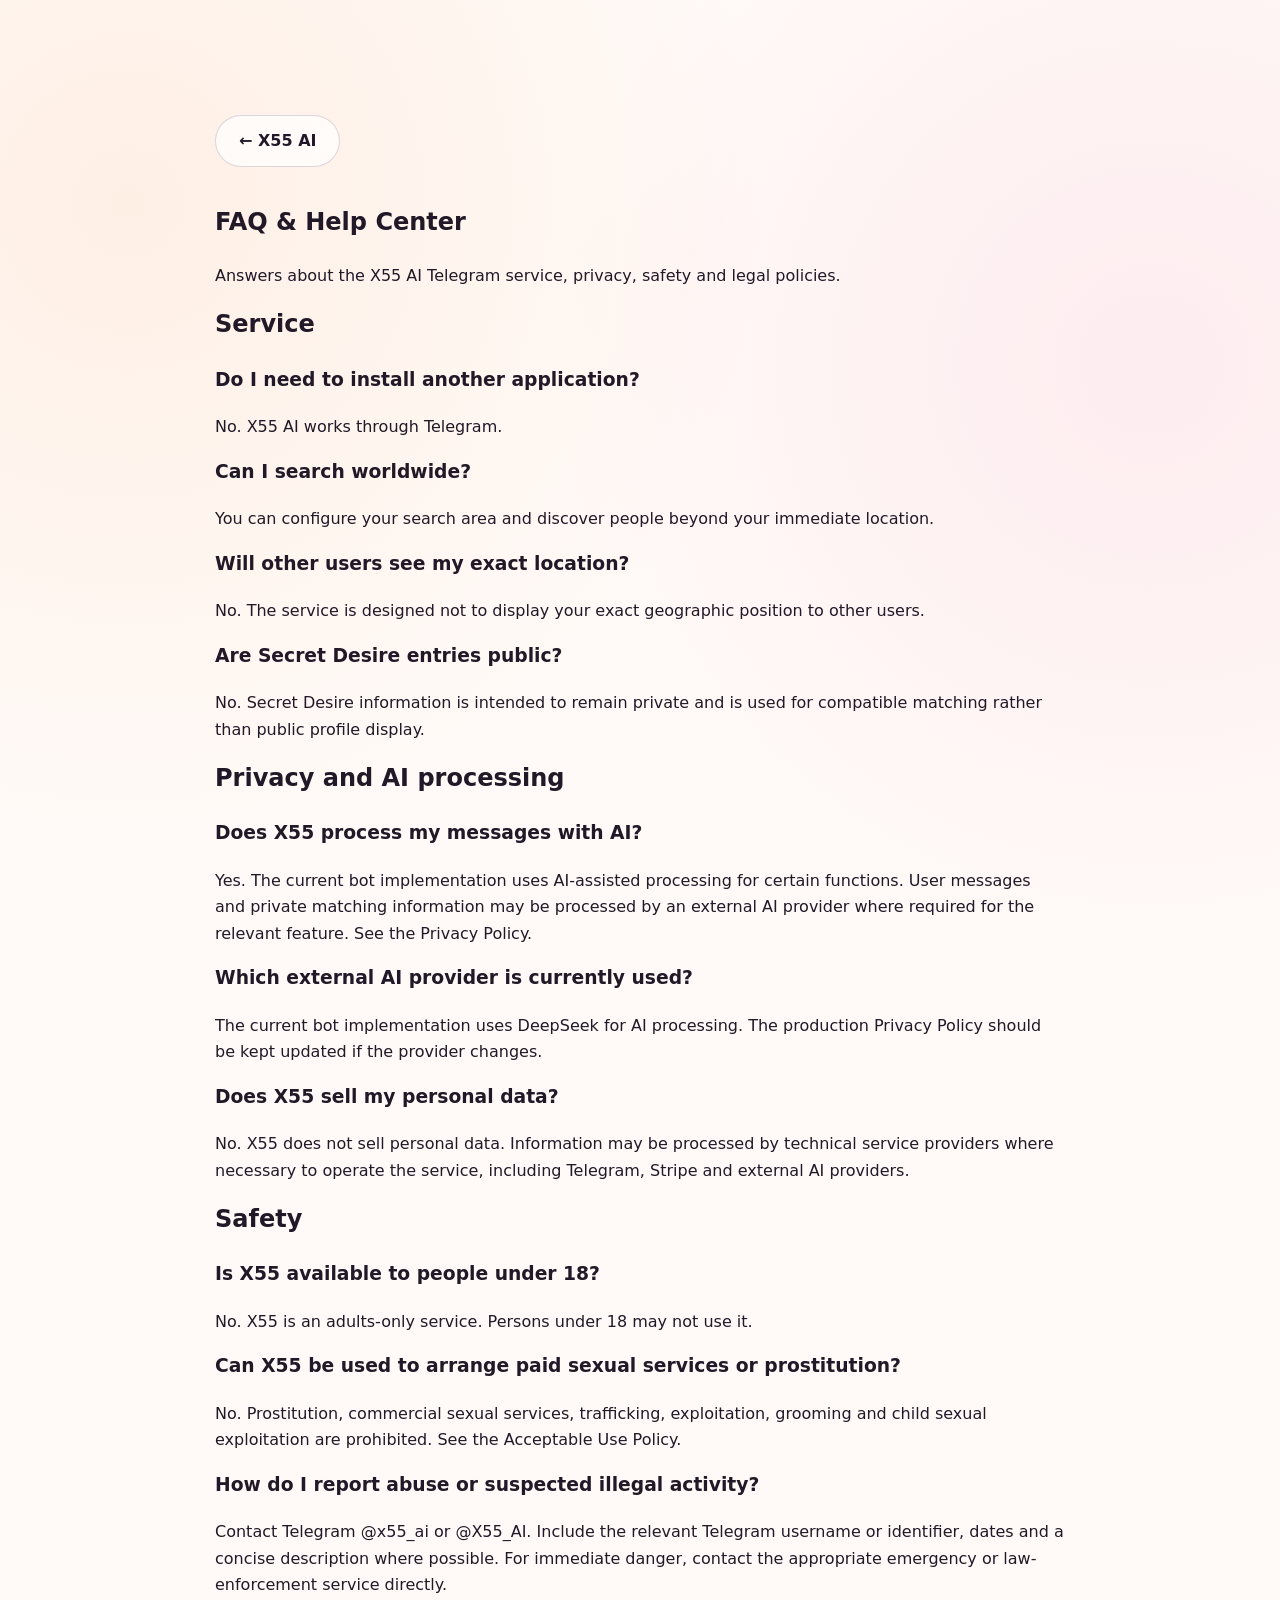
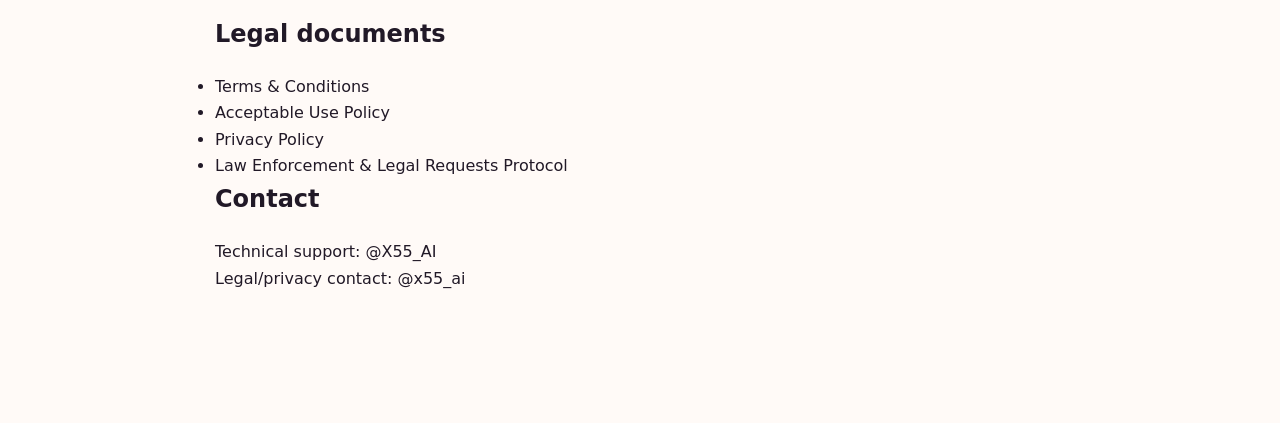
<file: faq.html>
<!doctype html>
<html lang="en">
<head>
<meta charset="utf-8">
<meta name="viewport" content="width=device-width,initial-scale=1">
<title>FAQ &amp; Help Center | X55 AI</title>
<link rel="stylesheet" href="css/style.css">
<link rel="stylesheet" href="css/responsive.css">
</head>
<body>
<main>
<section>
<div class="container" style="max-width:850px">
<a href="index.html" class="btn btn-secondary">← X55 AI</a>
<h1 style="margin-top:36px">FAQ &amp; Help Center</h1>
<p>Answers about the X55 AI Telegram service, privacy, safety and legal policies.</p>

<h2>Service</h2>
<h3>Do I need to install another application?</h3>
<p>No. X55 AI works through Telegram.</p>
<h3>Can I search worldwide?</h3>
<p>You can configure your search area and discover people beyond your immediate location.</p>
<h3>Will other users see my exact location?</h3>
<p>No. The service is designed not to display your exact geographic position to other users.</p>
<h3>Are Secret Desire entries public?</h3>
<p>No. Secret Desire information is intended to remain private and is used for compatible matching rather than public profile display.</p>

<h2>Privacy and AI processing</h2>
<h3>Does X55 process my messages with AI?</h3>
<p>Yes. The current bot implementation uses AI-assisted processing for certain functions. User messages and private matching information may be processed by an external AI provider where required for the relevant feature. See the <a href="privacy.html">Privacy Policy</a>.</p>
<h3>Which external AI provider is currently used?</h3>
<p>The current bot implementation uses DeepSeek for AI processing. The production Privacy Policy should be kept updated if the provider changes.</p>
<h3>Does X55 sell my personal data?</h3>
<p>No. X55 does not sell personal data. Information may be processed by technical service providers where necessary to operate the service, including Telegram, Stripe and external AI providers.</p>

<h2>Safety</h2>
<h3>Is X55 available to people under 18?</h3>
<p>No. X55 is an adults-only service. Persons under 18 may not use it.</p>
<h3>Can X55 be used to arrange paid sexual services or prostitution?</h3>
<p>No. Prostitution, commercial sexual services, trafficking, exploitation, grooming and child sexual exploitation are prohibited. See the <a href="acceptable-use.html">Acceptable Use Policy</a>.</p>
<h3>How do I report abuse or suspected illegal activity?</h3>
<p>Contact <a href="Telegram @x55_ai">Telegram @x55_ai</a> or <a href="https://t.me/X55_AI" target="_blank" rel="noopener noreferrer">@X55_AI</a>. Include the relevant Telegram username or identifier, dates and a concise description where possible. For immediate danger, contact the appropriate emergency or law-enforcement service directly.</p>

<h2>Legal documents</h2>
<ul>
<li><a href="agreement.html">Terms &amp; Conditions</a></li>
<li><a href="acceptable-use.html">Acceptable Use Policy</a></li>
<li><a href="privacy.html">Privacy Policy</a></li>
<li><a href="law-enforcement.html">Law Enforcement &amp; Legal Requests Protocol</a></li>
</ul>

<h2>Contact</h2>
<p>Technical support: <a href="https://t.me/X55_AI" target="_blank" rel="noopener noreferrer">@X55_AI</a><br>
Legal/privacy contact: <a href="Telegram @x55_ai">@x55_ai</a></p>
</div>
</section>
</main>
</body>
</html>
</file>
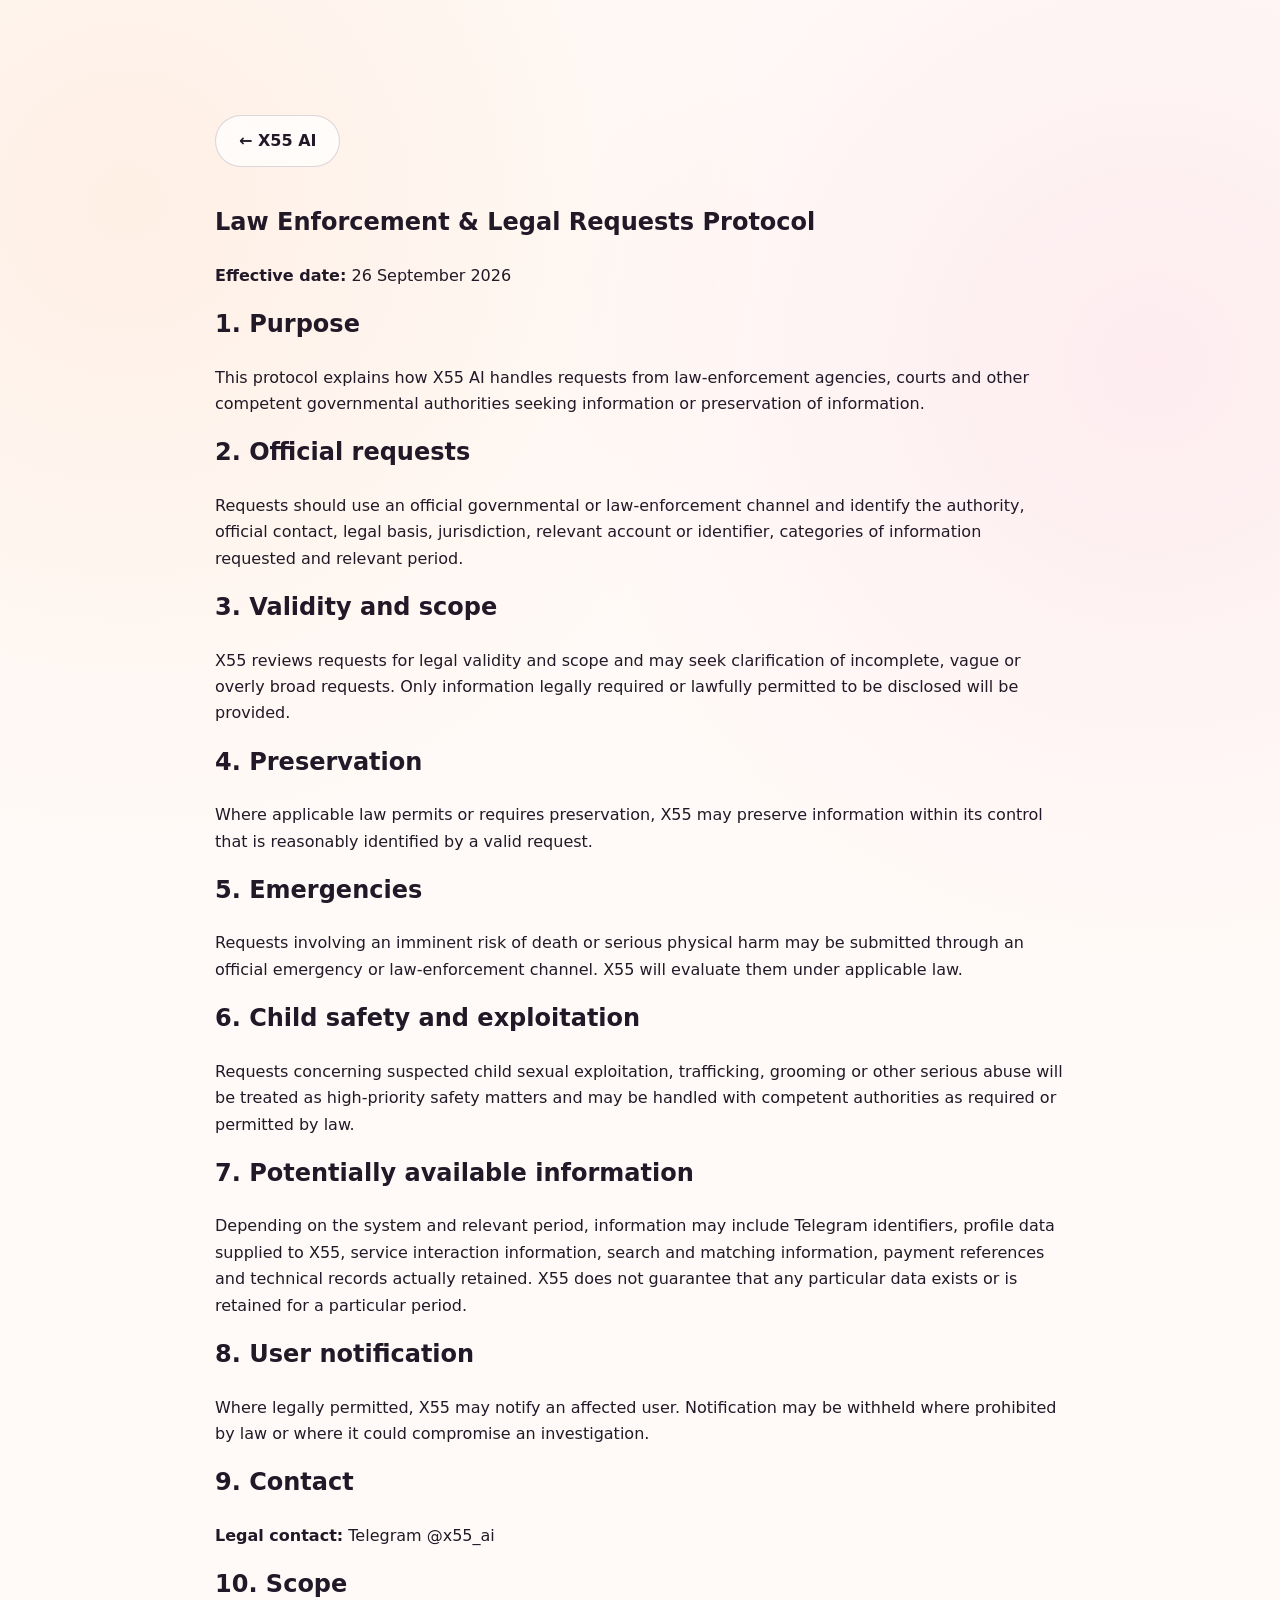
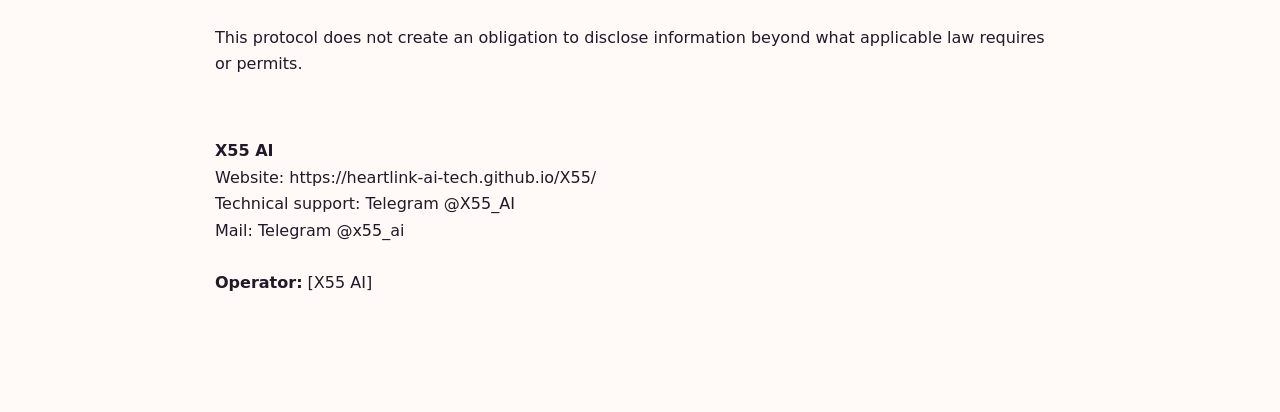
<file: law-enforcement.html>
<!doctype html>
<html lang="en">
<head>
<meta charset="utf-8">
<meta name="viewport" content="width=device-width,initial-scale=1">
<title>Law Enforcement &amp; Legal Requests Protocol | X55 AI</title>
<link rel="stylesheet" href="css/style.css">
<link rel="stylesheet" href="css/responsive.css">
</head>
<body>
<main>
<section>
<div class="container" style="max-width:850px">
<a href="index.html" class="btn btn-secondary">← X55 AI</a>
<h1 style="margin-top:36px">Law Enforcement &amp; Legal Requests Protocol</h1>
<p><strong>Effective date:</strong> 26 September 2026</p>

<h2>1. Purpose</h2>
<p>This protocol explains how X55 AI handles requests from law-enforcement agencies, courts and other competent governmental authorities seeking information or preservation of information.</p>

<h2>2. Official requests</h2>
<p>Requests should use an official governmental or law-enforcement channel and identify the authority, official contact, legal basis, jurisdiction, relevant account or identifier, categories of information requested and relevant period.</p>

<h2>3. Validity and scope</h2>
<p>X55 reviews requests for legal validity and scope and may seek clarification of incomplete, vague or overly broad requests. Only information legally required or lawfully permitted to be disclosed will be provided.</p>

<h2>4. Preservation</h2>
<p>Where applicable law permits or requires preservation, X55 may preserve information within its control that is reasonably identified by a valid request.</p>

<h2>5. Emergencies</h2>
<p>Requests involving an imminent risk of death or serious physical harm may be submitted through an official emergency or law-enforcement channel. X55 will evaluate them under applicable law.</p>

<h2>6. Child safety and exploitation</h2>
<p>Requests concerning suspected child sexual exploitation, trafficking, grooming or other serious abuse will be treated as high-priority safety matters and may be handled with competent authorities as required or permitted by law.</p>

<h2>7. Potentially available information</h2>
<p>Depending on the system and relevant period, information may include Telegram identifiers, profile data supplied to X55, service interaction information, search and matching information, payment references and technical records actually retained. X55 does not guarantee that any particular data exists or is retained for a particular period.</p>

<h2>8. User notification</h2>
<p>Where legally permitted, X55 may notify an affected user. Notification may be withheld where prohibited by law or where it could compromise an investigation.</p>

<h2>9. Contact</h2>
<p><strong>Legal contact:</strong> <a href="mailto:Telegram @x55_ai">Telegram @x55_ai</a></p>

<h2>10. Scope</h2>
<p>This protocol does not create an obligation to disclose information beyond what applicable law requires or permits.</p>

<footer style="margin-top:40px;padding-top:20px;border-top:1px solid rgba(255,255,255,.15)">
<strong>X55 AI</strong><br>
Website: https://heartlink-ai-tech.github.io/X55/<br>
Technical support: Telegram @X55_AI<br>
Mail: Telegram @x55_ai<br><br>
<strong>Operator:</strong> [X55 AI] 
</footer>
</div>
</section>
</main>
</body>
</html>
</file>
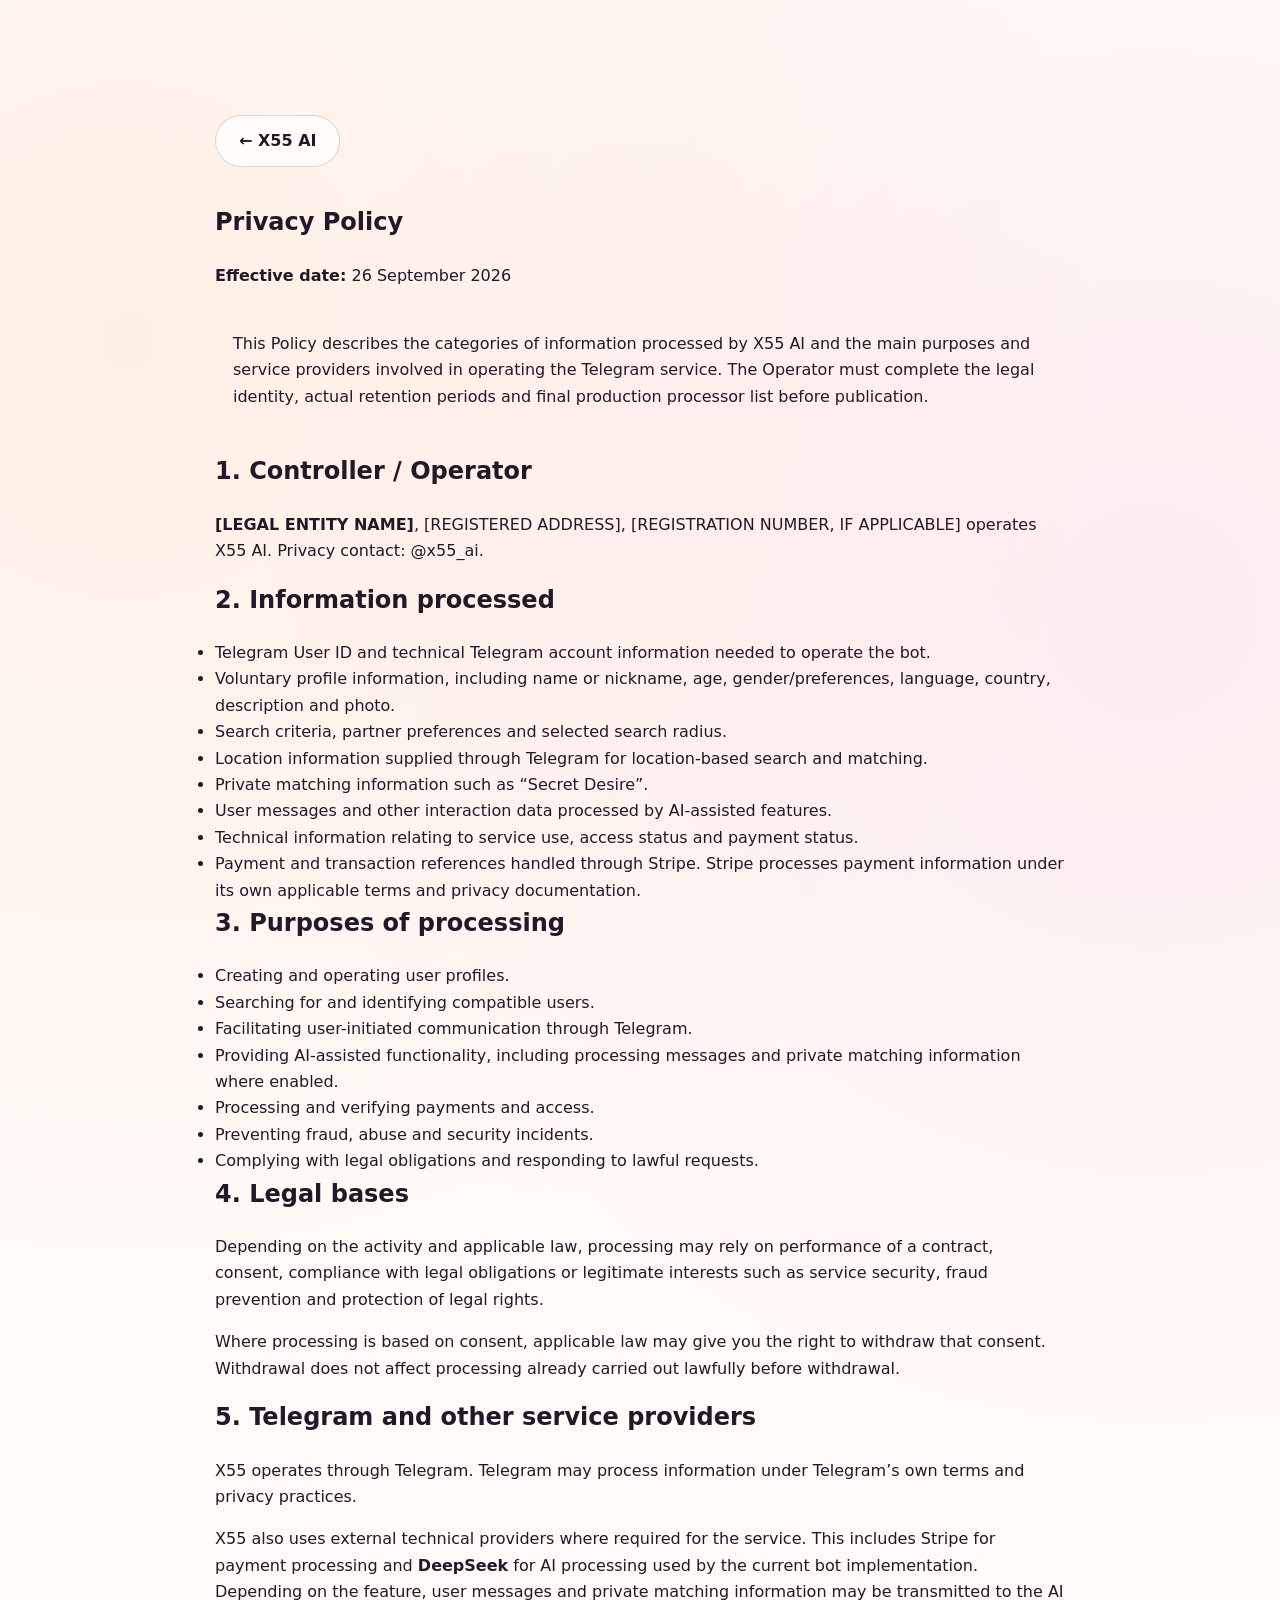
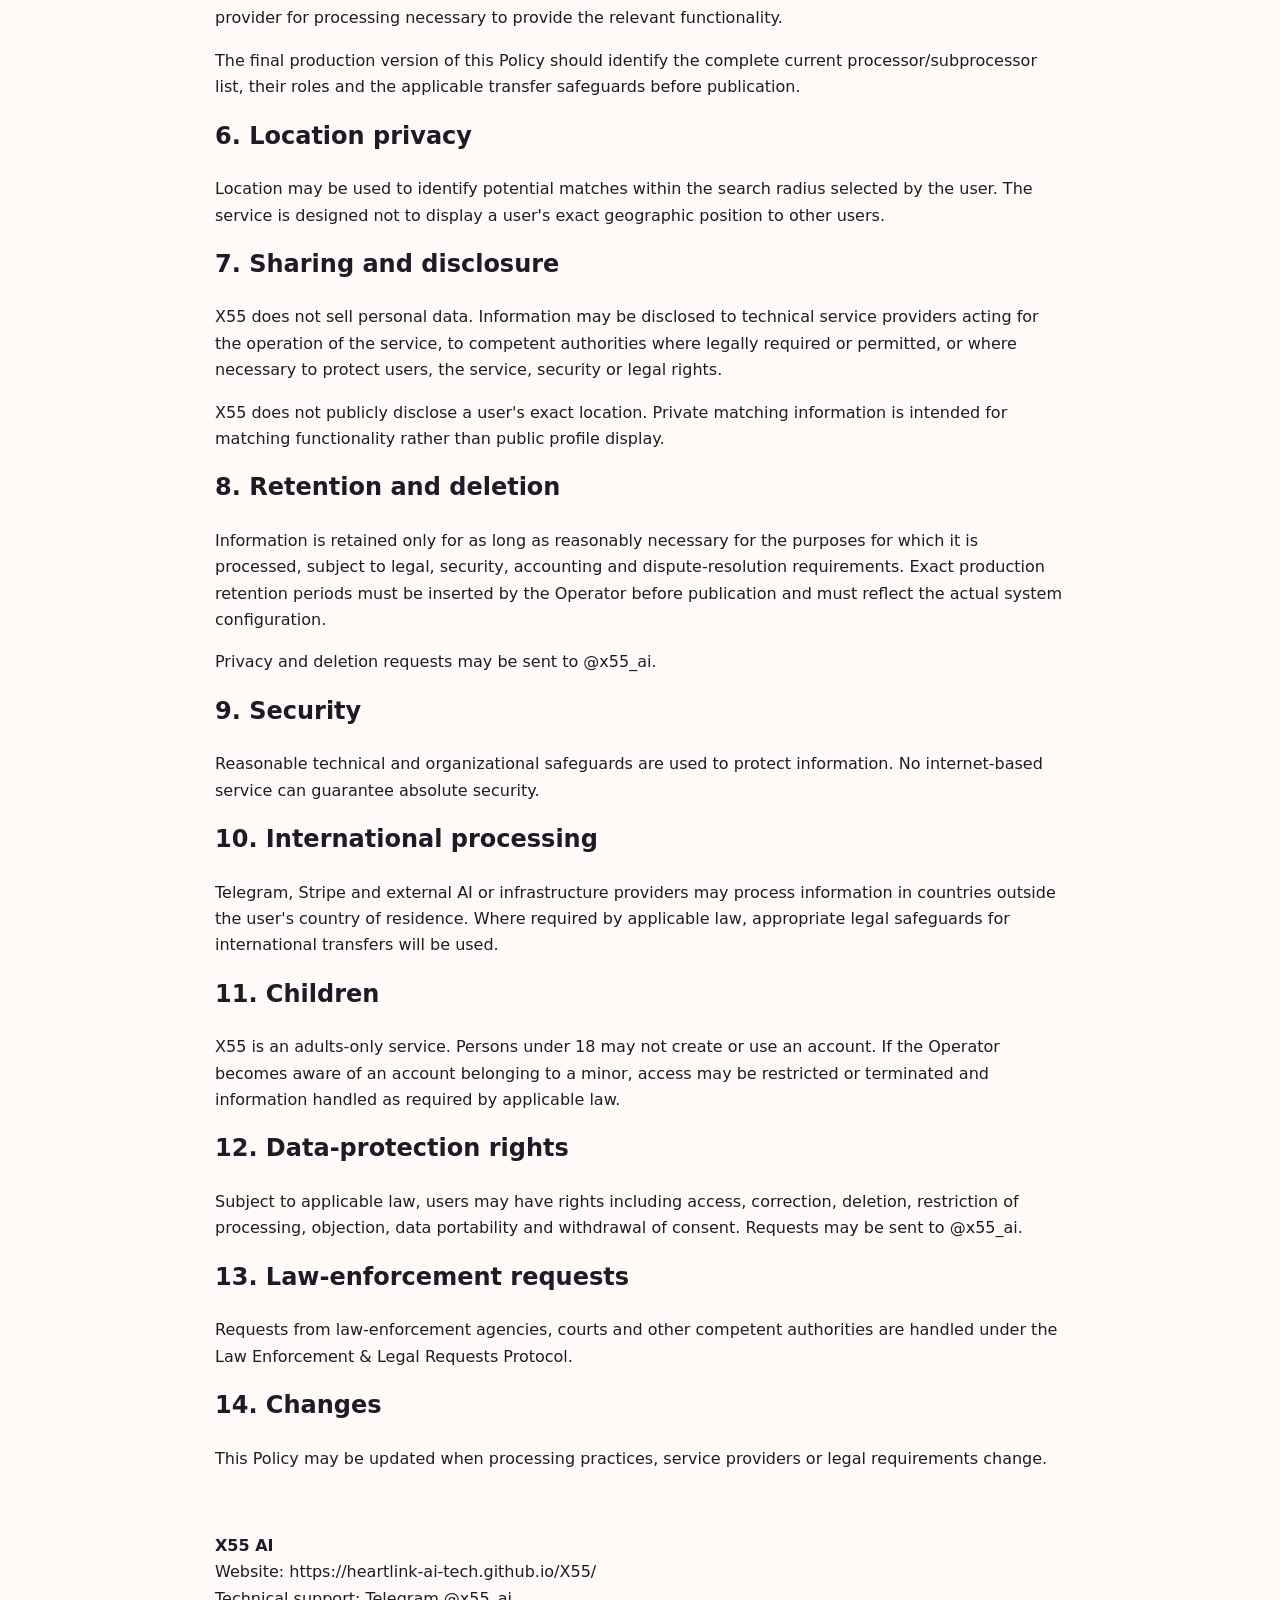
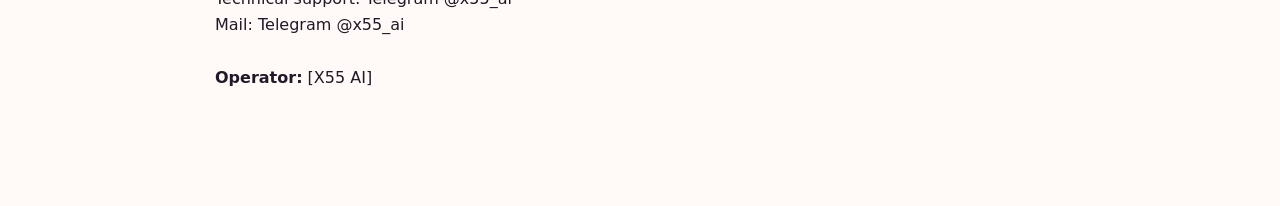
<file: privacy.html>
<!doctype html>
<html lang="en">
<head>
<meta charset="utf-8">
<meta name="viewport" content="width=device-width,initial-scale=1">
<title>Privacy Policy | X55 AI</title>
<link rel="stylesheet" href="css/style.css">
<link rel="stylesheet" href="css/responsive.css">
</head>
<body>
<main>
<section>
<div class="container" style="max-width:850px">
<a href="index.html" class="btn btn-secondary">← X55 AI</a>
<h1 style="margin-top:36px">Privacy Policy</h1>
<p><strong>Effective date:</strong> 26 September 2026</p>

<div class="notice" style="padding:18px;border-radius:12px;margin:24px 0">
This Policy describes the categories of information processed by X55 AI and the main purposes and service providers involved in operating the Telegram service. The Operator must complete the legal identity, actual retention periods and final production processor list before publication.
</div>

<h2>1. Controller / Operator</h2>
<p><strong>[LEGAL ENTITY NAME]</strong>, [REGISTERED ADDRESS], [REGISTRATION NUMBER, IF APPLICABLE] operates X55 AI. Privacy contact: <a href="mailto: Telegram @x55_ai">@x55_ai</a>.</p>

<h2>2. Information processed</h2>
<ul>
<li>Telegram User ID and technical Telegram account information needed to operate the bot.</li>
<li>Voluntary profile information, including name or nickname, age, gender/preferences, language, country, description and photo.</li>
<li>Search criteria, partner preferences and selected search radius.</li>
<li>Location information supplied through Telegram for location-based search and matching.</li>
<li>Private matching information such as “Secret Desire”.</li>
<li>User messages and other interaction data processed by AI-assisted features.</li>
<li>Technical information relating to service use, access status and payment status.</li>
<li>Payment and transaction references handled through Stripe. Stripe processes payment information under its own applicable terms and privacy documentation.</li>
</ul>

<h2>3. Purposes of processing</h2>
<ul>
<li>Creating and operating user profiles.</li>
<li>Searching for and identifying compatible users.</li>
<li>Facilitating user-initiated communication through Telegram.</li>
<li>Providing AI-assisted functionality, including processing messages and private matching information where enabled.</li>
<li>Processing and verifying payments and access.</li>
<li>Preventing fraud, abuse and security incidents.</li>
<li>Complying with legal obligations and responding to lawful requests.</li>
</ul>

<h2>4. Legal bases</h2>
<p>Depending on the activity and applicable law, processing may rely on performance of a contract, consent, compliance with legal obligations or legitimate interests such as service security, fraud prevention and protection of legal rights.</p>
<p>Where processing is based on consent, applicable law may give you the right to withdraw that consent. Withdrawal does not affect processing already carried out lawfully before withdrawal.</p>

<h2>5. Telegram and other service providers</h2>
<p>X55 operates through Telegram. Telegram may process information under Telegram’s own terms and privacy practices.</p>
<p>X55 also uses external technical providers where required for the service. This includes Stripe for payment processing and <strong>DeepSeek</strong> for AI processing used by the current bot implementation. Depending on the feature, user messages and private matching information may be transmitted to the AI provider for processing necessary to provide the relevant functionality.</p>
<p>The final production version of this Policy should identify the complete current processor/subprocessor list, their roles and the applicable transfer safeguards before publication.</p>

<h2>6. Location privacy</h2>
<p>Location may be used to identify potential matches within the search radius selected by the user. The service is designed not to display a user's exact geographic position to other users.</p>

<h2>7. Sharing and disclosure</h2>
<p>X55 does not sell personal data. Information may be disclosed to technical service providers acting for the operation of the service, to competent authorities where legally required or permitted, or where necessary to protect users, the service, security or legal rights.</p>
<p>X55 does not publicly disclose a user's exact location. Private matching information is intended for matching functionality rather than public profile display.</p>

<h2>8. Retention and deletion</h2>
<p>Information is retained only for as long as reasonably necessary for the purposes for which it is processed, subject to legal, security, accounting and dispute-resolution requirements. Exact production retention periods must be inserted by the Operator before publication and must reflect the actual system configuration.</p>
<p>Privacy and deletion requests may be sent to <a href="mailto: Telegram @x55_ai">@x55_ai</a>.</p>

<h2>9. Security</h2>
<p>Reasonable technical and organizational safeguards are used to protect information. No internet-based service can guarantee absolute security.</p>

<h2>10. International processing</h2>
<p>Telegram, Stripe and external AI or infrastructure providers may process information in countries outside the user's country of residence. Where required by applicable law, appropriate legal safeguards for international transfers will be used.</p>

<h2>11. Children</h2>
<p>X55 is an adults-only service. Persons under 18 may not create or use an account. If the Operator becomes aware of an account belonging to a minor, access may be restricted or terminated and information handled as required by applicable law.</p>

<h2>12. Data-protection rights</h2>
<p>Subject to applicable law, users may have rights including access, correction, deletion, restriction of processing, objection, data portability and withdrawal of consent. Requests may be sent to <a href="mailto: Telegram @x55_ai">@x55_ai</a>.</p>

<h2>13. Law-enforcement requests</h2>
<p>Requests from law-enforcement agencies, courts and other competent authorities are handled under the <a href="law-enforcement.html">Law Enforcement &amp; Legal Requests Protocol</a>.</p>

<h2>14. Changes</h2>
<p>This Policy may be updated when processing practices, service providers or legal requirements change.</p>

<footer style="margin-top:40px;padding-top:20px;border-top:1px solid rgba(255,255,255,.15)">
<strong>X55 AI</strong><br>
Website: https://heartlink-ai-tech.github.io/X55/<br>
Technical support: Telegram @x55_ai<br>
Mail: Telegram @x55_ai<br><br>
<strong>Operator:</strong> [X55 AI] 
</footer>
</div>
</section>
</main>
</body>
</html>
</file>
<file: css/style.css>
/* =========================================================
   X55 AI — Core Styles
   File: css/style.css
   Version: 2.0
   ========================================================= */

/* ---------- Design tokens ---------- */
:root {
  --font-sans: "Inter", system-ui, -apple-system, BlinkMacSystemFont, "Segoe UI", sans-serif;

  --bg: #fffaf7;
  --bg-soft: #fff4ed;
  --surface: rgba(255, 255, 255, 0.82);
  --surface-solid: #ffffff;
  --surface-dark: #17121d;

  --text: #211927;
  --text-soft: #6f6674;
  --text-inverse: #ffffff;

  --primary: #f97316;
  --primary-strong: #ea580c;
  --secondary: #ec4899;
  --accent: #8b5cf6;

  --border: rgba(65, 40, 72, 0.10);
  --border-strong: rgba(65, 40, 72, 0.18);

  --shadow-sm: 0 10px 30px rgba(73, 39, 84, 0.08);
  --shadow-md: 0 22px 60px rgba(73, 39, 84, 0.13);
  --shadow-lg: 0 32px 90px rgba(73, 39, 84, 0.18);

  --radius-sm: 14px;
  --radius-md: 24px;
  --radius-lg: 36px;
  --radius-pill: 999px;

  --container: 1180px;
  --header-height: 82px;
  --section-space: clamp(76px, 9vw, 132px);

  --gradient-brand: linear-gradient(135deg, var(--primary) 0%, var(--secondary) 55%, var(--accent) 100%);
  --gradient-soft: linear-gradient(135deg, rgba(249,115,22,.10), rgba(236,72,153,.09), rgba(139,92,246,.08));
}

/* ---------- Reset ---------- */
*,
*::before,
*::after {
  box-sizing: border-box;
}

html {
  scroll-behavior: smooth;
  scroll-padding-top: calc(var(--header-height) + 20px);
}

body {
  margin: 0;
  min-width: 320px;
  overflow-x: hidden;
  color: var(--text);
  background:
    radial-gradient(circle at 10% 10%, rgba(249,115,22,.08), transparent 30%),
    radial-gradient(circle at 90% 18%, rgba(236,72,153,.08), transparent 30%),
    var(--bg);
  font-family: var(--font-sans);
  font-size: 16px;
  line-height: 1.65;
  -webkit-font-smoothing: antialiased;
  text-rendering: optimizeLegibility;
}

body.menu-open {
  overflow: hidden;
}

img {
  display: block;
  max-width: 100%;
  height: auto;
}

a {
  color: inherit;
  text-decoration: none;
}

button,
input,
textarea,
select {
  font: inherit;
}

button,
a {
  -webkit-tap-highlight-color: transparent;
}

button {
  color: inherit;
}

ul,
ol {
  margin: 0;
  padding: 0;
}

figure,
p,
h1,
h2,
h3 {
  margin-top: 0;
}

::selection {
  color: #fff;
  background: var(--secondary);
}

/* ---------- Accessibility ---------- */
.skip-link {
  position: fixed;
  z-index: 9999;
  top: 12px;
  left: 12px;
  padding: 11px 16px;
  border-radius: 10px;
  color: #fff;
  background: var(--surface-dark);
  transform: translateY(-160%);
  transition: transform .2s ease;
}

.skip-link:focus {
  transform: translateY(0);
}

:focus-visible {
  outline: 3px solid rgba(139,92,246,.45);
  outline-offset: 4px;
}

/* ---------- Layout ---------- */
.container {
  width: min(calc(100% - 40px), var(--container));
  margin-inline: auto;
}

main section {
  position: relative;
  padding-block: var(--section-space);
}

.section-title {
  width: min(760px, 100%);
  margin: 0 auto 54px;
  text-align: center;
}

.section-title h2,
.preview-left h2,
.secret-content h2,
.cta-box h2 {
  margin-bottom: 18px;
  font-size: clamp(2rem, 4.2vw, 3.6rem);
  line-height: 1.08;
  letter-spacing: -.045em;
}

.section-title > p:last-child,
.preview-left > p,
.secret-content p,
.cta-box > p {
  color: var(--text-soft);
  font-size: clamp(1rem, 1.5vw, 1.12rem);
}

.section-kicker,
.hero-label {
  display: inline-flex;
  align-items: center;
  gap: 8px;
  margin-bottom: 16px;
  color: var(--primary-strong);
  font-size: .78rem;
  font-weight: 800;
  letter-spacing: .16em;
  text-transform: uppercase;
}

.section-kicker::before {
  width: 24px;
  height: 2px;
  content: "";
  border-radius: 2px;
  background: var(--gradient-brand);
}

/* ---------- Decorative background ---------- */
.background-gradient,
.background-glow {
  position: fixed;
  z-index: -3;
  pointer-events: none;
}

.background-gradient {
  inset: 0;
  background: linear-gradient(180deg, rgba(255,255,255,.35), rgba(255,250,247,.92));
}

.background-glow {
  width: 460px;
  height: 460px;
  border-radius: 50%;
  opacity: .28;
  filter: blur(90px);
}

.glow-one {
  top: -150px;
  left: -160px;
  background: #fb923c;
}

.glow-two {
  top: 230px;
  right: -200px;
  background: #c084fc;
}

/* ---------- Buttons ---------- */
.btn {
  display: inline-flex;
  min-height: 52px;
  align-items: center;
  justify-content: center;
  gap: 10px;
  padding: 13px 23px;
  border: 1px solid transparent;
  border-radius: var(--radius-pill);
  cursor: pointer;
  font-weight: 750;
  line-height: 1.2;
  transition:
    transform .22s ease,
    box-shadow .22s ease,
    border-color .22s ease,
    background .22s ease;
}

.btn:hover {
  transform: translateY(-2px);
}

.btn-primary {
  color: #fff;
  background: var(--gradient-brand);
  box-shadow: 0 14px 34px rgba(236,72,153,.20);
}

.btn-primary:hover {
  box-shadow: 0 18px 42px rgba(236,72,153,.28);
}

.btn-secondary {
  border-color: var(--border-strong);
  background: rgba(255,255,255,.70);
  backdrop-filter: blur(12px);
}

.btn-secondary:hover {
  border-color: rgba(249,115,22,.35);
  background: #fff;
}

.btn-large {
  min-height: 58px;
  padding-inline: 30px;
  font-size: 1.05rem;
}

/* ---------- Header ---------- */
.site-header {
  position: sticky;
  z-index: 1000;
  top: 0;
  height: var(--header-height);
  border-bottom: 1px solid rgba(65,40,72,.06);
  background: rgba(255,250,247,.82);
  backdrop-filter: blur(18px) saturate(150%);
}

.navbar {
  height: var(--header-height);
  display: flex;
  align-items: center;
  justify-content: space-between;
  gap: 28px;
}

.logo {
  display: inline-flex;
  align-items: center;
  gap: 10px;
  flex: 0 0 auto;
}

.logo img {
  width: 54px;
  height: 50px;
  object-fit: contain;
}

.logo-wordmark {
  color: #171a45;
  font-size: 1.65rem;
  font-weight: 850;
  letter-spacing: -.055em;
  line-height: 1;
}

.logo-wordmark span {
  color: #f34b34;
}

.desktop-menu {
  display: flex;
  align-items: center;
  gap: 7px;
  list-style: none;
}

.desktop-menu a {
  display: inline-flex;
  align-items: center;
  min-height: 44px;
  padding: 8px 13px;
  border-radius: var(--radius-pill);
  color: #4f4654;
  font-size: .94rem;
  font-weight: 650;
  transition: color .2s ease, background .2s ease;
}

.desktop-menu a:hover {
  color: var(--primary-strong);
  background: rgba(249,115,22,.07);
}

.desktop-menu .telegram-link {
  margin-left: 5px;
  padding-inline: 18px;
  color: #fff;
  background: var(--gradient-brand);
}

.desktop-menu .telegram-link:hover {
  color: #fff;
  background: var(--gradient-brand);
  box-shadow: var(--shadow-sm);
}

.mobile-button {
  display: none;
  width: 46px;
  height: 46px;
  border: 1px solid var(--border);
  border-radius: 14px;
  background: rgba(255,255,255,.82);
  cursor: pointer;
}

.mobile-button span {
  display: block;
  width: 20px;
  height: 2px;
  margin: 4px auto;
  border-radius: 4px;
  background: var(--text);
}

.mobile-menu {
  position: fixed;
  z-index: 999;
  top: var(--header-height);
  right: 0;
  left: 0;
  padding: 18px 20px 24px;
  border-bottom: 1px solid var(--border);
  background: rgba(255,250,247,.97);
  box-shadow: var(--shadow-md);
  backdrop-filter: blur(18px);
}

.mobile-menu[hidden] {
  display: none;
}

.mobile-menu ul {
  display: grid;
  gap: 7px;
  list-style: none;
}

.mobile-menu a {
  display: block;
  padding: 13px 14px;
  border-radius: 12px;
  font-weight: 650;
}

.mobile-menu a:hover {
  background: rgba(249,115,22,.08);
}

.mobile-menu .mobile-telegram {
  margin-top: 7px;
  color: #fff;
  text-align: center;
  background: var(--gradient-brand);
}

/* ---------- Hero ---------- */
.hero {
  min-height: calc(100svh - var(--header-height));
  display: flex;
  align-items: center;
  padding-top: clamp(54px, 7vw, 90px);
  overflow: hidden;
}

.hero::before {
  position: absolute;
  z-index: -1;
  top: 5%;
  right: -10%;
  width: 55vw;
  height: 55vw;
  max-width: 820px;
  max-height: 820px;
  content: "";
  border-radius: 50%;
  background: radial-gradient(circle, rgba(236,72,153,.12), rgba(139,92,246,.06) 48%, transparent 70%);
}

.hero-grid {
  display: grid;
  grid-template-columns: minmax(0, 1.02fr) minmax(420px, .98fr);
  align-items: center;
  gap: clamp(42px, 6vw, 86px);
}

.hero-content {
  position: relative;
  z-index: 2;
}

.hero-label {
  padding: 8px 12px;
  border: 1px solid rgba(249,115,22,.16);
  border-radius: var(--radius-pill);
  background: rgba(255,255,255,.66);
  box-shadow: var(--shadow-sm);
}

.hero-content h1 {
  max-width: 760px;
  margin-bottom: 24px;
  font-size: clamp(3rem, 6.4vw, 5.9rem);
  line-height: .98;
  letter-spacing: -.065em;
}

.hero-content h1 span {
  display: block;
  color: transparent;
  background: var(--gradient-brand);
  -webkit-background-clip: text;
  background-clip: text;
}

.hero-description {
  max-width: 650px;
  margin-bottom: 30px;
  color: var(--text-soft);
  font-size: clamp(1.06rem, 1.6vw, 1.22rem);
}

.hero-buttons {
  display: flex;
  flex-wrap: wrap;
  gap: 12px;
  margin-bottom: 30px;
}

.hero-badges {
  display: flex;
  flex-wrap: wrap;
  gap: 10px;
  list-style: none;
}

.badge {
  display: inline-flex;
  align-items: center;
  gap: 8px;
  padding: 9px 13px;
  border: 1px solid var(--border);
  border-radius: var(--radius-pill);
  color: #5c5261;
  background: rgba(255,255,255,.72);
  font-size: .9rem;
  font-weight: 650;
}

.badge-check {
  display: grid;
  width: 20px;
  height: 20px;
  place-items: center;
  border-radius: 50%;
  color: #fff;
  background: var(--gradient-brand);
  font-size: .72rem;
}

.hero-visual {
  position: relative;
  min-height: 610px;
}

.hero-photo {
  position: absolute;
  inset: 0 10% 0 0;
  margin: 0;
  overflow: hidden;
  border: 1px solid rgba(255,255,255,.8);
  border-radius: 42px;
  box-shadow: var(--shadow-lg);
}

.hero-photo::after {
  position: absolute;
  inset: 0;
  content: "";
  background: linear-gradient(180deg, transparent 48%, rgba(31,18,36,.16));
}

.hero-photo img {
  width: 100%;
  height: 100%;
  object-fit: cover;
}

.phone-card {
  position: absolute;
  z-index: 4;
  right: 0;
  bottom: 24px;
  width: min(285px, 52%);
  padding: 9px;
  border: 1px solid rgba(255,255,255,.82);
  border-radius: 34px;
  background: rgba(25,20,31,.94);
  box-shadow: 0 30px 70px rgba(31,18,36,.28);
}

.phone-top {
  position: relative;
  height: 24px;
}

.phone-camera {
  position: absolute;
  top: 7px;
  left: 50%;
  width: 7px;
  height: 7px;
  border-radius: 50%;
  background: #08070a;
  transform: translateX(-32px);
}

.phone-speaker {
  position: absolute;
  top: 9px;
  left: 50%;
  width: 36px;
  height: 4px;
  border-radius: 10px;
  background: #08070a;
  transform: translateX(-50%);
}

.phone-screen {
  overflow: hidden;
  min-height: 440px;
  border-radius: 26px;
  background: #fff;
}

.telegram-header {
  display: flex;
  align-items: center;
  gap: 9px;
  padding: 14px;
  border-bottom: 1px solid var(--border);
  font-size: .82rem;
}

.telegram-header img {
  width: 34px;
  height: 34px;
  border-radius: 50%;
  object-fit: cover;
}

.profile-card {
  padding: 14px;
}

.profile-card > img {
  width: 100%;
  aspect-ratio: 4 / 4.5;
  border-radius: 18px;
  object-fit: cover;
}

.profile-card h2 {
  margin: 12px 0 2px;
  font-size: 1.25rem;
}

.profile-card p {
  margin: 0;
  color: var(--text-soft);
  font-size: .88rem;
}

.match-box {
  margin: 0 14px 15px;
  padding: 11px 12px;
  border: 1px solid rgba(236,72,153,.13);
  border-radius: 14px;
  color: #9d174d;
  background: rgba(253,242,248,.92);
  font-size: .82rem;
  font-weight: 700;
}

/* ---------- Statistics ---------- */
.statistics {
  padding-block: 0 56px;
}

.statistics-grid {
  position: relative;
  z-index: 5;
  display: grid;
  grid-template-columns: repeat(4, 1fr);
  overflow: hidden;
  border: 1px solid var(--border);
  border-radius: var(--radius-md);
  background: rgba(255,255,255,.78);
  box-shadow: var(--shadow-md);
  backdrop-filter: blur(16px);
}

.statistics-card {
  min-height: 130px;
  display: flex;
  flex-direction: column;
  align-items: center;
  justify-content: center;
  padding: 22px;
  text-align: center;
}

.statistics-card + .statistics-card {
  border-left: 1px solid var(--border);
}

.statistics-card strong {
  color: transparent;
  background: var(--gradient-brand);
  -webkit-background-clip: text;
  background-clip: text;
  font-size: clamp(1.8rem, 3vw, 2.65rem);
  font-weight: 850;
  line-height: 1;
}

.statistics-card span {
  margin-top: 9px;
  color: var(--text-soft);
  font-size: .9rem;
  font-weight: 600;
}

/* ---------- Features ---------- */
.features {
  background: linear-gradient(180deg, transparent, rgba(255,255,255,.60), transparent);
}

.features-grid {
  display: grid;
  grid-template-columns: repeat(3, 1fr);
  gap: 20px;
}

.feature-card {
  position: relative;
  min-height: 285px;
  padding: 30px;
  overflow: hidden;
  border: 1px solid var(--border);
  border-radius: var(--radius-md);
  background: rgba(255,255,255,.76);
  box-shadow: var(--shadow-sm);
  transition: transform .25s ease, box-shadow .25s ease, border-color .25s ease;
}

.feature-card::after {
  position: absolute;
  right: -50px;
  bottom: -70px;
  width: 150px;
  height: 150px;
  content: "";
  border-radius: 50%;
  background: var(--gradient-soft);
  filter: blur(8px);
}

.feature-card:hover {
  transform: translateY(-6px);
  border-color: rgba(236,72,153,.20);
  box-shadow: var(--shadow-md);
}

.feature-icon {
  display: grid;
  width: 54px;
  height: 54px;
  margin-bottom: 23px;
  place-items: center;
  border-radius: 17px;
  color: #fff;
  background: var(--gradient-brand);
  box-shadow: 0 12px 28px rgba(236,72,153,.18);
  font-size: 1.05rem;
  font-weight: 800;
}

.feature-card h3 {
  margin-bottom: 11px;
  font-size: 1.22rem;
  letter-spacing: -.02em;
}

.feature-card p {
  margin-bottom: 0;
  color: var(--text-soft);
}

/* ---------- How it works ---------- */
.how-it-works {
  overflow: hidden;
}

.steps-grid {
  display: grid;
  grid-template-columns: repeat(4, 1fr);
  gap: 18px;
  list-style: none;
  counter-reset: none;
}

.step-card {
  position: relative;
  min-height: 245px;
  padding: 28px;
  border: 1px solid var(--border);
  border-radius: var(--radius-md);
  background: var(--surface-solid);
  box-shadow: var(--shadow-sm);
}

.step-card:not(:last-child)::after {
  position: absolute;
  z-index: 3;
  top: 51px;
  right: -25px;
  width: 30px;
  height: 1px;
  content: "";
  background: linear-gradient(90deg, var(--secondary), transparent);
}

.step-number {
  display: inline-flex;
  margin-bottom: 26px;
  color: transparent;
  background: var(--gradient-brand);
  -webkit-background-clip: text;
  background-clip: text;
  font-size: 2.2rem;
  font-weight: 850;
  letter-spacing: -.06em;
}

.step-card h3 {
  margin-bottom: 10px;
  font-size: 1.16rem;
}

.step-card p {
  margin-bottom: 0;
  color: var(--text-soft);
}

/* ---------- Telegram preview ---------- */
.phone-preview {
  overflow: hidden;
  background: #18121e;
  color: #fff;
}

.phone-preview::before {
  position: absolute;
  top: -200px;
  right: -100px;
  width: 600px;
  height: 600px;
  content: "";
  border-radius: 50%;
  background: rgba(236,72,153,.15);
  filter: blur(80px);
}

.phone-preview-grid {
  display: grid;
  grid-template-columns: .95fr 1.05fr;
  align-items: center;
  gap: clamp(48px, 7vw, 90px);
}

.phone-preview .section-kicker {
  color: #fdba74;
}

.phone-preview .preview-left > p {
  color: rgba(255,255,255,.68);
}

.preview-list {
  display: grid;
  gap: 12px;
  margin: 28px 0 32px;
  list-style: none;
}

.preview-list li {
  position: relative;
  padding-left: 31px;
  color: rgba(255,255,255,.88);
  font-weight: 600;
}

.preview-list li::before {
  position: absolute;
  top: 2px;
  left: 0;
  display: grid;
  width: 21px;
  height: 21px;
  place-items: center;
  content: "✓";
  border-radius: 50%;
  color: #fff;
  background: var(--gradient-brand);
  font-size: .7rem;
}

.preview-right {
  margin: 0;
  display: flex;
  justify-content: center;
}

.phone-large {
  position: relative;
  width: min(390px, 86%);
  padding: 12px;
  border: 1px solid rgba(255,255,255,.18);
  border-radius: 44px;
  background: #08070a;
  box-shadow: 0 40px 100px rgba(0,0,0,.45);
}

.phone-large img {
  width: 100%;
  border-radius: 34px;
}

/* ---------- Secret Desire ---------- */
.secret-grid {
  display: grid;
  grid-template-columns: .95fr 1.05fr;
  align-items: center;
  gap: clamp(44px, 7vw, 90px);
}

.secret-image {
  position: relative;
  margin: 0;
}

.secret-image::before {
  position: absolute;
  z-index: -1;
  inset: -22px 20% 20% -22px;
  content: "";
  border-radius: var(--radius-lg);
  background: var(--gradient-soft);
}

.secret-image img {
  width: 100%;
  aspect-ratio: 1 / 1;
  border-radius: var(--radius-lg);
  object-fit: cover;
  box-shadow: var(--shadow-lg);
}

.secret-content p:not(.section-kicker) {
  margin-bottom: 15px;
}

/* ---------- Languages ---------- */
.languages {
  background: rgba(255,255,255,.54);
}

.languages-grid {
  display: grid;
  grid-template-columns: repeat(4, 1fr);
  gap: 14px;
}

.language-card {
  min-height: 84px;
  display: flex;
  align-items: center;
  gap: 13px;
  padding: 18px 20px;
  border: 1px solid var(--border);
  border-radius: 18px;
  background: #fff;
  box-shadow: var(--shadow-sm);
  font-weight: 700;
  transition: transform .2s ease, box-shadow .2s ease;
}

.language-card:hover {
  transform: translateY(-3px);
  box-shadow: var(--shadow-md);
}

.language-card span:first-child {
  font-size: 1.7rem;
}

/* ---------- FAQ ---------- */
.faq-container {
  width: min(820px, 100%);
  margin-inline: auto;
  display: grid;
  gap: 12px;
}

.faq-item {
  overflow: hidden;
  border: 1px solid var(--border);
  border-radius: 18px;
  background: rgba(255,255,255,.82);
  box-shadow: var(--shadow-sm);
}

.faq-item h3 {
  margin: 0;
}

.faq-question {
  position: relative;
  width: 100%;
  min-height: 72px;
  padding: 20px 62px 20px 22px;
  border: 0;
  background: transparent;
  cursor: pointer;
  text-align: left;
  font-weight: 750;
}

.faq-question::after {
  position: absolute;
  top: 50%;
  right: 22px;
  display: grid;
  width: 30px;
  height: 30px;
  place-items: center;
  content: "+";
  border-radius: 50%;
  color: var(--primary-strong);
  background: rgba(249,115,22,.09);
  font-size: 1.25rem;
  transform: translateY(-50%);
  transition: transform .2s ease;
}

.faq-question[aria-expanded="true"]::after {
  transform: translateY(-50%) rotate(45deg);
}

.faq-answer {
  padding: 0 22px 21px;
  color: var(--text-soft);
}

.faq-answer p {
  margin: 0;
}

/* ---------- CTA ---------- */
.cta {
  padding-top: 40px;
}

.cta-box {
  position: relative;
  overflow: hidden;
  padding: clamp(44px, 7vw, 78px);
  border-radius: var(--radius-lg);
  color: #fff;
  text-align: center;
  background:
    radial-gradient(circle at 15% 10%, rgba(255,255,255,.17), transparent 30%),
    radial-gradient(circle at 90% 80%, rgba(255,255,255,.12), transparent 25%),
    var(--gradient-brand);
  box-shadow: var(--shadow-lg);
}

.cta-box::before,
.cta-box::after {
  position: absolute;
  content: "";
  border: 1px solid rgba(255,255,255,.16);
  border-radius: 50%;
}

.cta-box::before {
  width: 260px;
  height: 260px;
  top: -140px;
  left: -90px;
}

.cta-box::after {
  width: 330px;
  height: 330px;
  right: -170px;
  bottom: -190px;
}

.cta-box .section-kicker {
  position: relative;
  z-index: 1;
  color: #fff;
}

.cta-box .section-kicker::before {
  background: rgba(255,255,255,.65);
}

.cta-box h2,
.cta-box > p,
.cta-box .btn {
  position: relative;
  z-index: 1;
}

.cta-box h2 {
  max-width: 820px;
  margin-inline: auto;
}

.cta-box > p {
  max-width: 650px;
  margin: 0 auto 28px;
  color: rgba(255,255,255,.82);
}

.cta-box .btn-primary {
  color: var(--text);
  background: #fff;
  box-shadow: 0 14px 34px rgba(40,20,50,.16);
}

/* ---------- Footer ---------- */
.site-footer {
  padding: 72px 0 28px;
  color: rgba(255,255,255,.78);
  background: #120e16;
}

.footer-grid {
  display: grid;
  grid-template-columns: 1.5fr repeat(3, 1fr);
  gap: 42px;
  padding-bottom: 50px;
}

.footer-logo {
  width: auto;
  max-height: 58px;
  margin-bottom: 18px;
}

.footer-brand p {
  max-width: 340px;
  margin-bottom: 0;
  color: rgba(255,255,255,.56);
}

.footer-column h2 {
  margin-bottom: 18px;
  color: #fff;
  font-size: .95rem;
  letter-spacing: .02em;
}

.footer-column ul {
  display: grid;
  gap: 10px;
  list-style: none;
}

.footer-column a {
  color: rgba(255,255,255,.62);
  font-size: .92rem;
  transition: color .2s ease;
}

.footer-column a:hover {
  color: #fff;
}

.footer-bottom {
  display: flex;
  align-items: center;
  justify-content: space-between;
  gap: 24px;
  padding-top: 26px;
  border-top: 1px solid rgba(255,255,255,.09);
  color: rgba(255,255,255,.48);
  font-size: .84rem;
}

.footer-bottom p {
  margin: 0;
}

.footer-links {
  display: flex;
  flex-wrap: wrap;
  gap: 18px;
}

.footer-links a:hover {
  color: #fff;
}

/* ---------- Scroll-to-top ---------- */
.scroll-top {
  position: fixed;
  z-index: 800;
  right: 22px;
  bottom: 22px;
  width: 48px;
  height: 48px;
  border: 1px solid rgba(255,255,255,.65);
  border-radius: 50%;
  color: #fff;
  background: var(--gradient-brand);
  box-shadow: var(--shadow-md);
  cursor: pointer;
  font-size: 1.25rem;
}

.scroll-top[hidden] {
  display: none;
}

/* ---------- Cookie notice ---------- */
.cookie-notice {
  position: fixed;
  z-index: 1200;
  right: 22px;
  bottom: 22px;
  width: min(430px, calc(100% - 44px));
  padding: 15px;
  border: 1px solid var(--border);
  border-radius: 18px;
  background: rgba(255,255,255,.96);
  box-shadow: var(--shadow-lg);
  backdrop-filter: blur(18px);
}

.cookie-notice[hidden] {
  display: none;
}

.cookie-content {
  display: flex;
  align-items: center;
  gap: 16px;
}

.cookie-content p {
  margin: 0;
  color: var(--text-soft);
  font-size: .86rem;
}

.cookie-content .btn {
  min-height: 42px;
  padding: 10px 17px;
  flex: 0 0 auto;
}

/* ---------- Utility behavior ---------- */
[hidden] {
  display: none !important;
}

/* Keep anchor targets visually comfortable below sticky header. */
#features,
#how,
#phone-preview,
#secret-desire,
#languages,
#faq,
#cta {
  scroll-margin-top: calc(var(--header-height) + 18px);
}

/* Official X55 AI Telegram contacts */
.telegram-identity {
  margin-top: 14px;
  font-size: 0.95rem;
  line-height: 1.6;
}
.telegram-identity a {
  text-decoration: none;
}
.telegram-identity a:hover,
.telegram-identity a:focus-visible {
  text-decoration: underline;
}


/* =========================================================
   X55 AI — multilingual controls + hero composition fix
   ========================================================= */
.language-switcher-item { display:flex; align-items:center; }
.language-select {
  appearance:auto;
  min-width:72px;
  padding:.62rem .75rem;
  border:1px solid rgba(31,24,36,.14);
  border-radius:999px;
  background:rgba(255,255,255,.86);
  color:inherit;
  font:inherit;
  font-weight:700;
  cursor:pointer;
}
.mobile-language-row { display:flex; align-items:center; justify-content:space-between; gap:1rem; padding:.75rem 0; }
.mobile-language-row label { font-weight:700; }
.languages-grid .language-card {
  width:100%;
  font:inherit;
  color:inherit;
  cursor:pointer;
  border:1px solid rgba(31,24,36,.08);
}
.languages-grid .language-card.is-active {
  outline:3px solid rgba(249,115,22,.22);
  border-color:#f97316;
}
html[dir="rtl"] body { direction:rtl; }
html[dir="rtl"] .navbar,
html[dir="rtl"] .hero-grid,
html[dir="rtl"] .phone-preview-grid,
html[dir="rtl"] .secret-grid,
html[dir="rtl"] .footer-grid { direction:rtl; }

/* Keep the main photograph and phone visually separate on desktop. */
.hero-visual {
  display:grid !important;
  grid-template-columns:minmax(0,1fr) minmax(210px,32%) !important;
  align-items:center !important;
  gap:clamp(18px,2vw,34px) !important;
}
.hero-photo {
  position:relative !important;
  inset:auto !important;
  width:100% !important;
  max-width:none !important;
  margin:0 !important;
}
.phone-card {
  position:relative !important;
  right:auto !important;
  top:auto !important;
  bottom:auto !important;
  transform:none !important;
  z-index:4;
  width:100% !important;
  max-width:260px !important;
  justify-self:end;
}

/* Final remarks */
.statistics-grid { grid-template-columns: repeat(3, minmax(0, 1fr)); }
.hero-visual-single { display:flex; align-items:center; justify-content:center; }
.hero-new-phone { margin:0; width:min(100%, 520px); }
.hero-new-phone img { display:block; width:100%; height:auto; border-radius:28px; box-shadow:0 24px 70px rgba(35,22,47,.18); }
.feature-explainer { padding:72px 0; }
.feature-explainer-image { max-width:900px; margin:32px auto 0; }
.feature-explainer-image img { display:block; width:100%; height:auto; border-radius:28px; box-shadow:0 22px 65px rgba(35,22,47,.14); }
@media (max-width: 760px) { .statistics-grid { grid-template-columns:1fr; } .feature-explainer { padding:48px 0; } }


/* Approved large English X55 visual — 2026-08-05 */
@media (min-width: 981px) {
  #hero .container.hero-grid {
    grid-template-columns: minmax(300px, .68fr) minmax(620px, 1.32fr);
    gap: clamp(28px, 3vw, 54px);
    max-width: 1480px;
  }
  #hero .hero-visual-single {
    min-height: 0 !important;
    width: 100%;
    overflow: visible;
  }
  #hero .hero-new-phone {
    width: 100% !important;
    max-width: 980px !important;
  }
}
#hero .hero-new-phone img {
  width: 100% !important;
  height: auto !important;
  object-fit: contain !important;
  object-position: center !important;
  aspect-ratio: auto !important;
}
@media (max-width: 980px) {
  #hero .hero-visual-single { min-height: 0 !important; }
  #hero .hero-new-phone { width: 100% !important; max-width: 900px !important; }
}


/* FINAL HERO VISUAL SIZE FIX — 2026-08-05 */
@media (min-width: 981px) {
  #hero .container.hero-grid {
    grid-template-columns: minmax(390px, 0.82fr) minmax(700px, 1.45fr) !important;
    max-width: 1540px !important;
    gap: clamp(30px, 3vw, 58px) !important;
  }
  #hero .hero-visual-single {
    width: 100% !important;
    min-width: 700px !important;
    min-height: 430px !important;
    display: flex !important;
    align-items: center !important;
    justify-content: center !important;
    overflow: visible !important;
  }
  #hero .hero-new-phone {
    width: 100% !important;
    max-width: none !important;
    margin: 0 !important;
  }
  #hero .hero-new-phone img {
    display: block !important;
    width: 100% !important;
    max-width: none !important;
    height: auto !important;
    object-fit: contain !important;
    object-position: center !important;
    aspect-ratio: auto !important;
  }
}
@media (min-width: 1200px) {
  #hero .hero-visual-single { min-width: 760px !important; }
}
@media (max-width: 980px) {
  #hero .hero-visual-single {
    width: 100% !important;
    min-width: 0 !important;
    min-height: 0 !important;
  }
  #hero .hero-new-phone,
  #hero .hero-new-phone img {
    width: 100% !important;
    max-width: 100% !important;
    height: auto !important;
  }
}
</file>
<file: css/animations.css>
/* =========================================================
   X55 AI — Animations
   File: css/animations.css
   Version: 2.0
   ========================================================= */

/* ---------- Animation tokens ---------- */
:root {
  --anim-fast: 220ms;
  --anim-normal: 520ms;
  --anim-slow: 850ms;
  --anim-ease: cubic-bezier(.22, 1, .36, 1);
  --anim-ease-soft: cubic-bezier(.4, 0, .2, 1);
}

/* ---------- Page entrance ---------- */
@keyframes pageFadeIn {
  from { opacity: 0; }
  to { opacity: 1; }
}

body {
  animation: pageFadeIn 420ms ease-out both;
}

/* ---------- Hero entrance ---------- */
@keyframes heroContentIn {
  from {
    opacity: 0;
    transform: translate3d(-24px, 24px, 0);
  }
  to {
    opacity: 1;
    transform: translate3d(0, 0, 0);
  }
}

@keyframes heroVisualIn {
  from {
    opacity: 0;
    transform: translate3d(30px, 18px, 0) scale(.97);
  }
  to {
    opacity: 1;
    transform: translate3d(0, 0, 0) scale(1);
  }
}

.hero-content {
  animation: heroContentIn 780ms var(--anim-ease) 80ms both;
}

.hero-visual {
  animation: heroVisualIn 900ms var(--anim-ease) 180ms both;
}

/* ---------- Floating phone ---------- */
@keyframes phoneFloat {
  0%, 100% {
    transform: translate3d(0, 0, 0) rotate(.15deg);
  }
  50% {
    transform: translate3d(0, -13px, 0) rotate(-.25deg);
  }
}

.floating {
  animation: phoneFloat 5.8s ease-in-out infinite;
  will-change: transform;
}

/* ---------- Background glow movement ---------- */
@keyframes glowDriftOne {
  0%, 100% {
    transform: translate3d(0, 0, 0) scale(1);
  }
  50% {
    transform: translate3d(42px, 28px, 0) scale(1.08);
  }
}

@keyframes glowDriftTwo {
  0%, 100% {
    transform: translate3d(0, 0, 0) scale(1);
  }
  50% {
    transform: translate3d(-38px, 36px, 0) scale(1.1);
  }
}

.glow-one {
  animation: glowDriftOne 14s ease-in-out infinite;
}

.glow-two {
  animation: glowDriftTwo 17s ease-in-out infinite;
}

/* ---------- Brand gradient movement ---------- */
@keyframes gradientShift {
  0% { background-position: 0% 50%; }
  50% { background-position: 100% 50%; }
  100% { background-position: 0% 50%; }
}

.hero-content h1 span,
.btn-primary,
.desktop-menu .telegram-link,
.mobile-menu .mobile-telegram {
  background-size: 180% 180%;
}

.hero-content h1 span {
  animation: gradientShift 8s ease infinite;
}

/* ---------- Button shine ---------- */
.btn-primary {
  position: relative;
  overflow: hidden;
  isolation: isolate;
}

.btn-primary::after {
  position: absolute;
  z-index: -1;
  top: -80%;
  left: -45%;
  width: 34%;
  height: 260%;
  content: "";
  opacity: 0;
  background: linear-gradient(
    90deg,
    transparent,
    rgba(255,255,255,.32),
    transparent
  );
  transform: rotate(18deg);
  transition: left 650ms var(--anim-ease), opacity 180ms ease;
}

.btn-primary:hover::after,
.btn-primary:focus-visible::after {
  left: 120%;
  opacity: 1;
}

/* ---------- Badge pulse ---------- */
@keyframes badgePulse {
  0%, 100% {
    box-shadow: 0 0 0 0 rgba(236,72,153,0);
  }
  50% {
    box-shadow: 0 0 0 5px rgba(236,72,153,.08);
  }
}

.badge-check {
  animation: badgePulse 3.6s ease-in-out infinite;
}

/* ---------- Phone match pulse ---------- */
@keyframes matchPulse {
  0%, 100% {
    transform: scale(1);
    box-shadow: 0 0 0 rgba(236,72,153,0);
  }
  50% {
    transform: scale(1.018);
    box-shadow: 0 10px 24px rgba(236,72,153,.10);
  }
}

.match-box {
  animation: matchPulse 3.4s ease-in-out infinite;
}

/* ---------- Scroll reveal system ----------
   main.js can add .reveal-ready and .is-visible.
   Elements remain visible if JS is unavailable.
   ------------------------------------------------ */
.reveal-ready {
  opacity: 0;
  transform: translate3d(0, 28px, 0);
  transition:
    opacity var(--anim-slow) var(--anim-ease),
    transform var(--anim-slow) var(--anim-ease);
}

.reveal-ready.is-visible {
  opacity: 1;
  transform: translate3d(0, 0, 0);
}

.reveal-left.reveal-ready {
  transform: translate3d(-36px, 0, 0);
}

.reveal-right.reveal-ready {
  transform: translate3d(36px, 0, 0);
}

.reveal-left.reveal-ready.is-visible,
.reveal-right.reveal-ready.is-visible {
  transform: translate3d(0, 0, 0);
}

.reveal-scale.reveal-ready {
  transform: scale(.96);
}

.reveal-scale.reveal-ready.is-visible {
  transform: scale(1);
}

/* ---------- Stagger helpers ---------- */
.stagger-1 { transition-delay: 60ms; }
.stagger-2 { transition-delay: 120ms; }
.stagger-3 { transition-delay: 180ms; }
.stagger-4 { transition-delay: 240ms; }
.stagger-5 { transition-delay: 300ms; }
.stagger-6 { transition-delay: 360ms; }

/* ---------- Card interaction ---------- */
.feature-card,
.step-card,
.language-card,
.statistics-card {
  backface-visibility: hidden;
  transform: translateZ(0);
}

.feature-card::before,
.step-card::before {
  position: absolute;
  z-index: 0;
  inset: 0;
  content: "";
  pointer-events: none;
  opacity: 0;
  border-radius: inherit;
  background: linear-gradient(
    135deg,
    rgba(249,115,22,.055),
    rgba(236,72,153,.04),
    rgba(139,92,246,.045)
  );
  transition: opacity var(--anim-fast) ease;
}

.feature-card:hover::before,
.step-card:hover::before {
  opacity: 1;
}

.feature-card > *,
.step-card > * {
  position: relative;
  z-index: 1;
}

/* ---------- Feature icon ---------- */
@keyframes iconSoftBounce {
  0%, 100% { transform: translateY(0); }
  50% { transform: translateY(-3px); }
}

.feature-card:hover .feature-icon {
  animation: iconSoftBounce .8s ease-in-out;
}

/* ---------- Statistics highlight ---------- */
.statistics-card strong {
  transition: transform var(--anim-fast) var(--anim-ease);
}

.statistics-card:hover strong {
  transform: scale(1.06);
}

/* ---------- Language cards ---------- */
.language-card span:first-child {
  transition: transform var(--anim-fast) var(--anim-ease);
}

.language-card:hover span:first-child {
  transform: scale(1.12) rotate(-3deg);
}

/* ---------- FAQ accordion ---------- */
.faq-answer {
  overflow: hidden;
  transform-origin: top;
}

.faq-item {
  transition:
    border-color var(--anim-fast) ease,
    box-shadow var(--anim-fast) ease,
    transform var(--anim-fast) ease;
}

.faq-item:has(.faq-question[aria-expanded="true"]) {
  border-color: rgba(236,72,153,.20);
  box-shadow: 0 18px 42px rgba(73,39,84,.10);
}

.faq-question {
  transition: color var(--anim-fast) ease;
}

.faq-question:hover,
.faq-question[aria-expanded="true"] {
  color: var(--primary-strong);
}

/* ---------- Mobile menu ---------- */
@keyframes mobileMenuIn {
  from {
    opacity: 0;
    transform: translate3d(0, -12px, 0);
  }
  to {
    opacity: 1;
    transform: translate3d(0, 0, 0);
  }
}

.mobile-menu:not([hidden]) {
  animation: mobileMenuIn 260ms var(--anim-ease) both;
}

.mobile-button span {
  transform-origin: center;
  transition:
    transform 240ms var(--anim-ease),
    opacity 180ms ease;
}

.mobile-button[aria-expanded="true"] span:nth-child(1) {
  transform: translateY(6px) rotate(45deg);
}

.mobile-button[aria-expanded="true"] span:nth-child(2) {
  opacity: 0;
}

.mobile-button[aria-expanded="true"] span:nth-child(3) {
  transform: translateY(-6px) rotate(-45deg);
}

/* ---------- Header state ----------
   main.js may add .is-scrolled to #header.
   ------------------------------------------------ */
.site-header {
  transition:
    background var(--anim-fast) ease,
    box-shadow var(--anim-fast) ease,
    border-color var(--anim-fast) ease;
}

.site-header.is-scrolled {
  border-bottom-color: rgba(65,40,72,.10);
  background: rgba(255,250,247,.94);
  box-shadow: 0 10px 35px rgba(73,39,84,.07);
}

/* ---------- CTA ambient glow ---------- */
@keyframes ctaGlow {
  0%, 100% {
    opacity: .55;
    transform: scale(1);
  }
  50% {
    opacity: .85;
    transform: scale(1.06);
  }
}

.cta-box::before {
  animation: ctaGlow 7s ease-in-out infinite;
}

.cta-box::after {
  animation: ctaGlow 9s ease-in-out infinite reverse;
}

/* ---------- Scroll-to-top ---------- */
@keyframes scrollTopIn {
  from {
    opacity: 0;
    transform: translate3d(0, 12px, 0) scale(.92);
  }
  to {
    opacity: 1;
    transform: translate3d(0, 0, 0) scale(1);
  }
}

.scroll-top:not([hidden]) {
  animation: scrollTopIn 260ms var(--anim-ease) both;
}

.scroll-top {
  transition:
    transform var(--anim-fast) var(--anim-ease),
    box-shadow var(--anim-fast) ease;
}

.scroll-top:hover {
  transform: translateY(-3px);
  box-shadow: 0 18px 42px rgba(73,39,84,.18);
}

/* ---------- Cookie notice ---------- */
@keyframes cookieNoticeIn {
  from {
    opacity: 0;
    transform: translate3d(0, 18px, 0) scale(.98);
  }
  to {
    opacity: 1;
    transform: translate3d(0, 0, 0) scale(1);
  }
}

.cookie-notice:not([hidden]) {
  animation: cookieNoticeIn 380ms var(--anim-ease) both;
}

/* ---------- Image hover depth ---------- */
.hero-photo img,
.secret-image img,
.phone-large img {
  transition: transform 900ms var(--anim-ease);
}

.secret-image:hover img {
  transform: scale(1.025);
}

/* ---------- Link underline animation ---------- */
.footer-column a:not(.btn),
.footer-links a {
  position: relative;
}

.footer-column a:not(.btn)::after,
.footer-links a::after {
  position: absolute;
  right: 0;
  bottom: -3px;
  left: 0;
  height: 1px;
  content: "";
  background: currentColor;
  transform: scaleX(0);
  transform-origin: right;
  transition: transform var(--anim-fast) var(--anim-ease);
}

.footer-column a:not(.btn):hover::after,
.footer-links a:hover::after {
  transform: scaleX(1);
  transform-origin: left;
}

/* ---------- Accessibility: reduced motion ---------- */
@media (prefers-reduced-motion: reduce) {
  body,
  .hero-content,
  .hero-visual,
  .floating,
  .glow-one,
  .glow-two,
  .hero-content h1 span,
  .badge-check,
  .match-box,
  .cta-box::before,
  .cta-box::after,
  .mobile-menu:not([hidden]),
  .scroll-top:not([hidden]),
  .cookie-notice:not([hidden]) {
    animation: none !important;
  }

  .reveal-ready,
  .reveal-left.reveal-ready,
  .reveal-right.reveal-ready,
  .reveal-scale.reveal-ready {
    opacity: 1 !important;
    transform: none !important;
  }

  .btn-primary::after {
    display: none;
  }
}

/* ---------- Touch devices ---------- */
@media (hover: none) {
  .feature-card:hover .feature-icon {
    animation: none;
  }

  .statistics-card:hover strong,
  .language-card:hover span:first-child,
  .secret-image:hover img,
  .scroll-top:hover {
    transform: none;
  }

  .btn-primary::after {
    display: none;
  }
}
</file>
<file: css/responsive.css>
/* =========================================================
   X55 AI — Responsive Styles
   File: css/responsive.css
   Version: 2.0
   Breakpoints: 1440 / 1200 / 1024 / 900 / 768 / 600 / 480 / 375
   ========================================================= */

/* Large desktop */
@media (min-width: 1441px) {
  :root {
    --container: 1240px;
  }

  .hero-grid {
    grid-template-columns: minmax(0, 1.04fr) minmax(460px, .96fr);
  }

  .hero-visual {
    min-height: 660px;
  }
}

/* Laptop / smaller desktop */
@media (max-width: 1200px) {
  :root {
    --container: 1040px;
  }

  .hero-grid {
    grid-template-columns: minmax(0, 1fr) minmax(390px, .9fr);
    gap: 46px;
  }

  .hero-visual {
    min-height: 560px;
  }

  .phone-card {
    width: min(270px, 55%);
  }

  .features-grid {
    gap: 17px;
  }

  .feature-card {
    padding: 26px;
  }

  .steps-grid {
    gap: 14px;
  }

  .step-card {
    padding: 24px;
  }

  .footer-grid {
    gap: 30px;
  }
}

/* Tablet landscape / compact laptop */
@media (max-width: 1024px) {
  :root {
    --header-height: 76px;
    --section-space: clamp(68px, 8vw, 100px);
  }

  .container {
    width: min(calc(100% - 36px), var(--container));
  }

  .desktop-menu {
    display: none;
  }

  .mobile-button {
    display: block;
  }

  .hero {
    min-height: auto;
    padding-top: 66px;
  }

  .hero-grid {
    grid-template-columns: 1fr 1fr;
    gap: 34px;
  }

  .hero-content h1 {
    font-size: clamp(3rem, 7vw, 4.8rem);
  }

  .hero-visual {
    min-height: 520px;
  }

  .hero-photo {
    right: 7%;
    border-radius: 34px;
  }

  .phone-card {
    right: -4px;
    bottom: 18px;
    width: 54%;
  }

  .phone-screen {
    min-height: 390px;
  }

  .statistics-grid {
    grid-template-columns: repeat(2, 1fr);
  }

  .statistics-card:nth-child(3) {
    border-left: 0;
    border-top: 1px solid var(--border);
  }

  .statistics-card:nth-child(4) {
    border-top: 1px solid var(--border);
  }

  .features-grid {
    grid-template-columns: repeat(2, 1fr);
  }

  .steps-grid {
    grid-template-columns: repeat(2, 1fr);
  }

  .step-card:not(:last-child)::after {
    display: none;
  }

  .phone-preview-grid,
  .secret-grid {
    gap: 46px;
  }

  .languages-grid {
    grid-template-columns: repeat(2, 1fr);
  }

  .footer-grid {
    grid-template-columns: 1.4fr 1fr 1fr;
  }

  .footer-grid .footer-column:last-child {
    grid-column: 2 / 4;
  }
}

/* Intermediate tablet */
@media (max-width: 900px) {
  .hero-grid {
    grid-template-columns: 1fr;
  }

  .hero-content {
    max-width: 720px;
    text-align: center;
    margin-inline: auto;
  }

  .hero-label {
    justify-content: center;
  }

  .hero-description {
    margin-inline: auto;
  }

  .hero-buttons,
  .hero-badges {
    justify-content: center;
  }

  .hero-visual {
    width: min(650px, 100%);
    min-height: 600px;
    margin-inline: auto;
  }

  .hero-photo {
    inset: 0 9% 0 9%;
  }

  .phone-card {
    right: 3%;
    width: min(275px, 47%);
  }

  .phone-preview-grid,
  .secret-grid {
    grid-template-columns: 1fr;
  }

  .preview-left,
  .secret-content {
    width: min(720px, 100%);
    margin-inline: auto;
  }

  .preview-left {
    text-align: center;
  }

  .preview-list {
    width: min(430px, 100%);
    margin-inline: auto;
    margin-bottom: 32px;
    text-align: left;
  }

  .preview-right {
    margin-top: 12px;
  }

  .secret-image {
    width: min(620px, 100%);
    margin-inline: auto;
  }

  .secret-content {
    text-align: center;
  }

  .secret-content .section-kicker {
    justify-content: center;
  }
}

/* Tablet portrait */
@media (max-width: 768px) {
  :root {
    --section-space: 72px;
  }

  .container {
    width: min(calc(100% - 30px), var(--container));
  }

  .section-title {
    margin-bottom: 38px;
  }

  .section-title h2,
  .preview-left h2,
  .secret-content h2,
  .cta-box h2 {
    font-size: clamp(2rem, 7.5vw, 3rem);
  }

  .hero {
    padding-top: 52px;
  }

  .hero-content h1 {
    font-size: clamp(2.85rem, 11vw, 4.5rem);
  }

  .hero-description {
    font-size: 1.05rem;
  }

  .hero-visual {
    min-height: 530px;
  }

  .hero-photo {
    inset: 0 5% 0 5%;
  }

  .phone-card {
    right: 0;
    width: min(250px, 48%);
    border-radius: 29px;
  }

  .phone-screen {
    min-height: 350px;
    border-radius: 22px;
  }

  .profile-card {
    padding: 11px;
  }

  .match-box {
    margin-inline: 11px;
  }

  .statistics-card {
    min-height: 112px;
  }

  .features-grid,
  .steps-grid {
    grid-template-columns: 1fr;
  }

  .feature-card {
    min-height: auto;
  }

  .step-card {
    min-height: auto;
  }

  .phone-preview-grid,
  .secret-grid {
    gap: 38px;
  }

  .phone-large {
    width: min(360px, 84%);
  }

  .languages-grid {
    gap: 11px;
  }

  .language-card {
    min-height: 76px;
    padding: 15px 16px;
  }

  .cta-box {
    border-radius: 28px;
  }

  .footer-grid {
    grid-template-columns: repeat(2, 1fr);
  }

  .footer-brand {
    grid-column: 1 / -1;
  }

  .footer-grid .footer-column:last-child {
    grid-column: auto;
  }

  .footer-bottom {
    flex-direction: column;
    align-items: flex-start;
  }
}

/* Large phone */
@media (max-width: 600px) {
  :root {
    --header-height: 70px;
    --section-space: 62px;
  }

  .container {
    width: min(calc(100% - 24px), var(--container));
  }

  .site-header,
  .navbar {
    height: var(--header-height);
  }

  .logo img {
    max-height: 46px;
    max-width: 190px;
  }

  .mobile-button {
    width: 43px;
    height: 43px;
  }

  .mobile-menu {
    top: var(--header-height);
  }

  .hero {
    padding-top: 42px;
  }

  .hero-label {
    padding: 7px 10px;
    font-size: .69rem;
    letter-spacing: .12em;
  }

  .hero-content h1 {
    margin-bottom: 20px;
    font-size: clamp(2.65rem, 13vw, 3.8rem);
    letter-spacing: -.06em;
  }

  .hero-description {
    margin-bottom: 25px;
    font-size: 1rem;
  }

  .hero-buttons {
    display: grid;
    grid-template-columns: 1fr;
    width: min(390px, 100%);
    margin-inline: auto;
  }

  .hero-buttons .btn {
    width: 100%;
  }

  .hero-badges {
    gap: 7px;
  }

  .badge {
    padding: 8px 10px;
    font-size: .82rem;
  }

  .hero-visual {
    min-height: 465px;
    margin-top: 12px;
  }

  .hero-photo {
    inset: 0 3% 0 3%;
    border-radius: 28px;
  }

  .phone-card {
    right: 0;
    bottom: 12px;
    width: min(215px, 50%);
    padding: 7px;
    border-radius: 26px;
  }

  .phone-top {
    height: 20px;
  }

  .phone-screen {
    min-height: 310px;
    border-radius: 19px;
  }

  .telegram-header {
    padding: 9px;
    font-size: .7rem;
  }

  .telegram-header img {
    width: 28px;
    height: 28px;
  }

  .profile-card h2 {
    font-size: 1.05rem;
  }

  .profile-card p,
  .match-box {
    font-size: .72rem;
  }

  .match-box {
    padding: 8px;
  }

  .statistics {
    padding-bottom: 28px;
  }

  .statistics-grid {
    border-radius: 20px;
  }

  .statistics-card {
    min-height: 100px;
    padding: 16px 10px;
  }

  .statistics-card strong {
    font-size: 1.8rem;
  }

  .statistics-card span {
    font-size: .76rem;
  }

  .feature-card,
  .step-card {
    padding: 23px;
    border-radius: 20px;
  }

  .feature-icon {
    width: 48px;
    height: 48px;
    margin-bottom: 18px;
  }

  .phone-preview {
    text-align: center;
  }

  .preview-list {
    text-align: left;
  }

  .phone-large {
    width: min(320px, 88%);
    padding: 9px;
    border-radius: 36px;
  }

  .phone-large img {
    border-radius: 28px;
  }

  .secret-image img {
    border-radius: 28px;
  }

  .languages-grid {
    grid-template-columns: 1fr;
  }

  .language-card {
    min-height: 68px;
  }

  .faq-question {
    min-height: 66px;
    padding: 17px 54px 17px 17px;
    font-size: .94rem;
  }

  .faq-question::after {
    right: 15px;
  }

  .faq-answer {
    padding: 0 17px 18px;
    font-size: .93rem;
  }

  .cta {
    padding-top: 24px;
  }

  .cta-box {
    padding: 42px 20px;
    border-radius: 24px;
  }

  .cta-box .btn {
    width: min(340px, 100%);
  }

  .footer-grid {
    grid-template-columns: 1fr;
    gap: 32px;
  }

  .footer-brand,
  .footer-grid .footer-column:last-child {
    grid-column: auto;
  }

  .footer-links {
    gap: 12px 16px;
  }

  .scroll-top {
    right: 14px;
    bottom: 14px;
    width: 44px;
    height: 44px;
  }

  .cookie-notice {
    right: 12px;
    bottom: 12px;
    width: calc(100% - 24px);
  }
}

/* Standard phone */
@media (max-width: 480px) {
  .section-kicker {
    font-size: .7rem;
    letter-spacing: .12em;
  }

  .section-title h2,
  .preview-left h2,
  .secret-content h2,
  .cta-box h2 {
    font-size: 2rem;
  }

  .hero-content h1 {
    font-size: clamp(2.45rem, 13.2vw, 3.3rem);
  }

  .hero-visual {
    min-height: 410px;
  }

  .hero-photo {
    inset: 0 2%;
  }

  .phone-card {
    width: min(190px, 51%);
  }

  .phone-screen {
    min-height: 275px;
  }

  .profile-card > img {
    border-radius: 13px;
  }

  .statistics-card {
    min-height: 94px;
  }

  .statistics-card strong {
    font-size: 1.55rem;
  }

  .statistics-card span {
    max-width: 130px;
    font-size: .71rem;
    line-height: 1.3;
  }

  .language-card {
    padding-inline: 15px;
  }

  .cookie-content {
    align-items: stretch;
    flex-direction: column;
  }

  .cookie-content .btn {
    width: 100%;
  }
}

/* Small phone */
@media (max-width: 375px) {
  .container {
    width: calc(100% - 20px);
  }

  .logo img {
    max-width: 160px;
  }

  .hero-content h1 {
    font-size: 2.35rem;
  }

  .hero-badges {
    flex-direction: column;
    align-items: center;
  }

  .hero-visual {
    min-height: 365px;
  }

  .phone-card {
    width: 175px;
  }

  .phone-screen {
    min-height: 250px;
  }

  .telegram-header strong {
    font-size: .62rem;
  }

  .statistics-grid {
    grid-template-columns: 1fr;
  }

  .statistics-card + .statistics-card,
  .statistics-card:nth-child(3),
  .statistics-card:nth-child(4) {
    border-top: 1px solid var(--border);
    border-left: 0;
  }

  .statistics-card:first-child {
    border-top: 0;
  }

  .footer-links {
    flex-direction: column;
  }
}

/* Short screens: prevent hero from becoming awkwardly tall */
@media (min-width: 901px) and (max-height: 760px) {
  .hero {
    min-height: auto;
    padding-block: 52px 70px;
  }

  .hero-visual {
    min-height: 500px;
  }
}

/* Touch devices: remove hover-dependent movement */
@media (hover: none) {
  .btn:hover,
  .feature-card:hover,
  .language-card:hover {
    transform: none;
  }
}

/* Reduced motion accessibility */
@media (prefers-reduced-motion: reduce) {
  html {
    scroll-behavior: auto;
  }

  *,
  *::before,
  *::after {
    scroll-behavior: auto !important;
    animation-duration: .01ms !important;
    animation-iteration-count: 1 !important;
    transition-duration: .01ms !important;
  }
}

/* High contrast preference */
@media (prefers-contrast: more) {
  :root {
    --border: rgba(33,25,39,.28);
    --border-strong: rgba(33,25,39,.42);
    --text-soft: #514a55;
  }

  .feature-card,
  .step-card,
  .language-card,
  .faq-item,
  .statistics-grid {
    border-width: 2px;
  }
}

/* Print */
@media print {
  .site-header,
  .mobile-menu,
  .scroll-top,
  .cookie-notice,
  .background-gradient,
  .background-glow,
  .hero-buttons,
  .cta {
    display: none !important;
  }

  body {
    color: #000;
    background: #fff;
  }

  main section {
    padding-block: 28px;
    break-inside: avoid;
  }

  .hero {
    min-height: auto;
  }

  .hero-grid,
  .phone-preview-grid,
  .secret-grid {
    grid-template-columns: 1fr;
  }

  .features-grid,
  .steps-grid,
  .languages-grid,
  .statistics-grid {
    grid-template-columns: repeat(2, 1fr);
  }

  .feature-card,
  .step-card,
  .language-card,
  .faq-item,
  .statistics-grid {
    box-shadow: none;
  }

  .site-footer {
    color: #000;
    background: #fff;
  }
}


/* Multilingual / hero composition */
@media (max-width: 1100px) {
  .hero-visual {
    grid-template-columns:minmax(0,1fr) minmax(190px,30%) !important;
    gap:16px !important;
  }
  .phone-card { max-width:225px !important; }
}
@media (max-width: 760px) {
  .hero-visual {
    grid-template-columns:1fr !important;
    justify-items:center !important;
  }
  .hero-photo { max-width:620px !important; }
  .phone-card {
    max-width:260px !important;
    justify-self:center !important;
    margin-top:-38px !important;
  }
}
</file>
